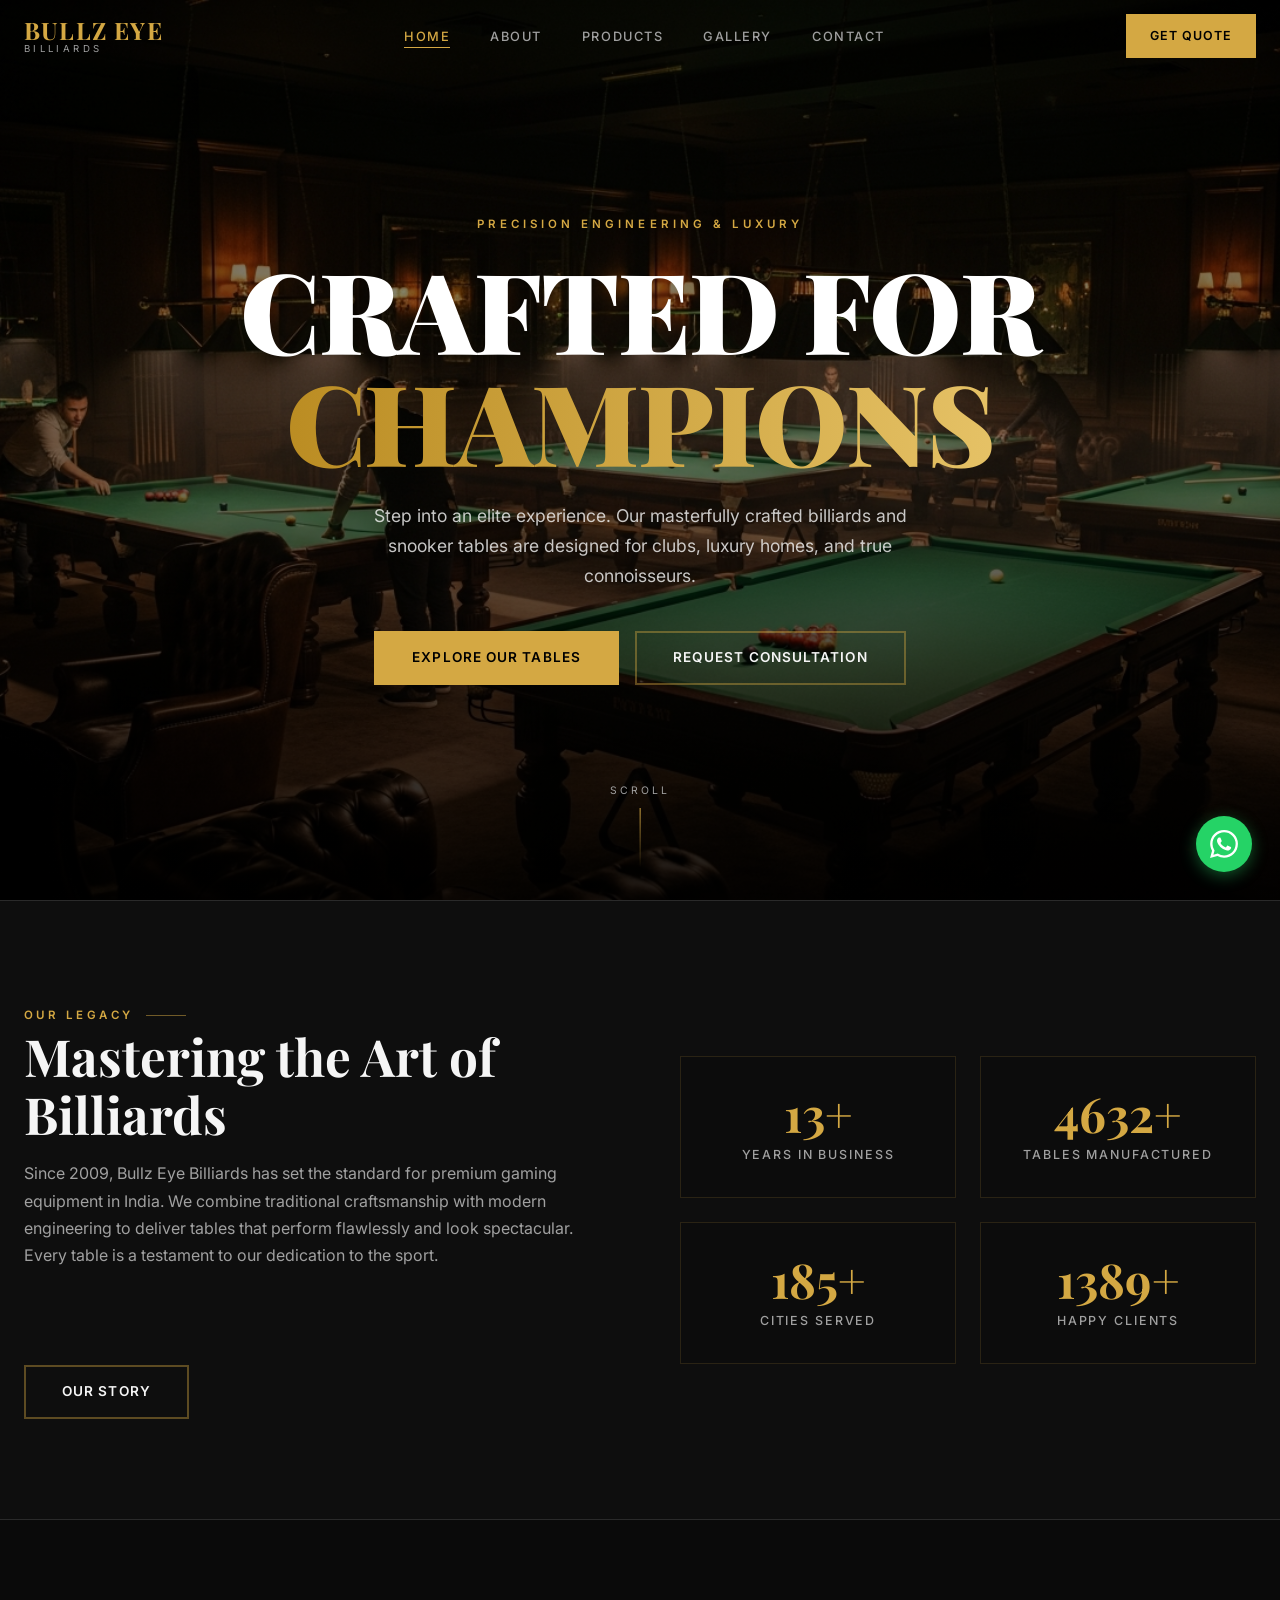
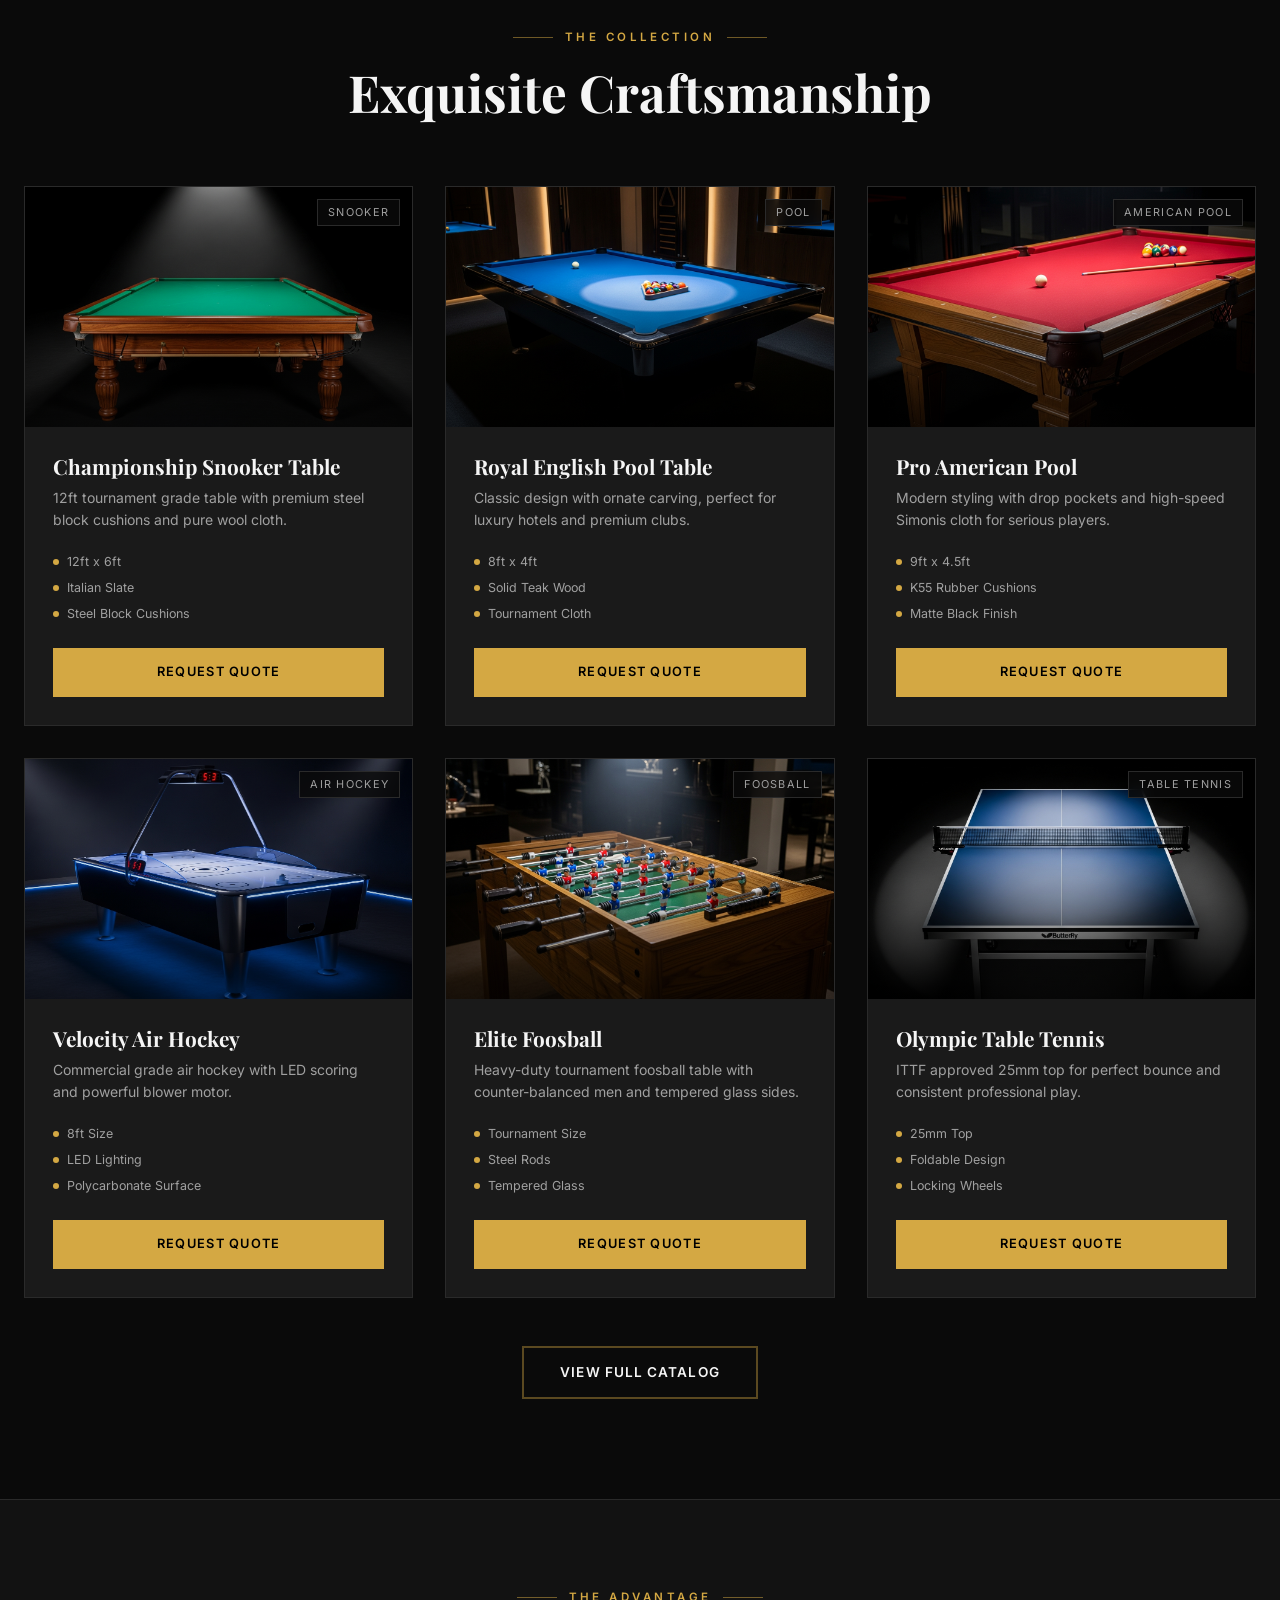
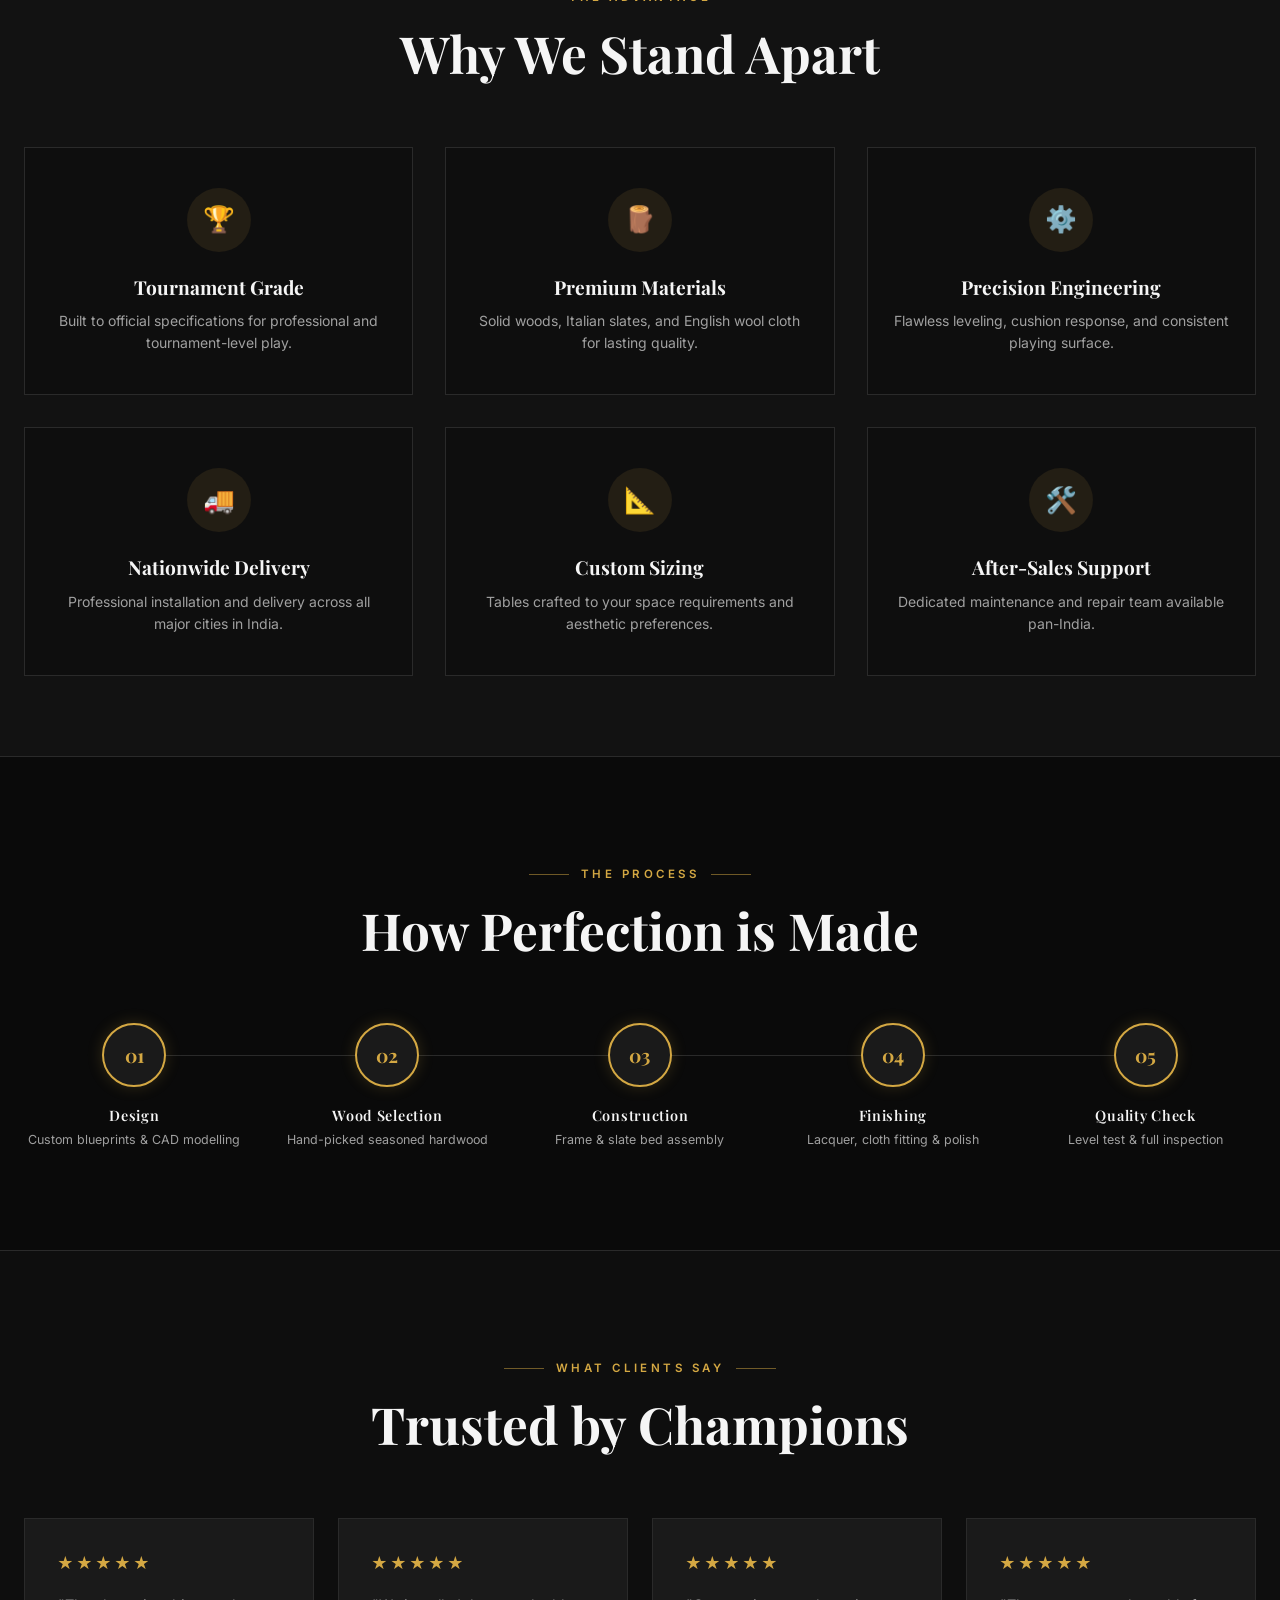
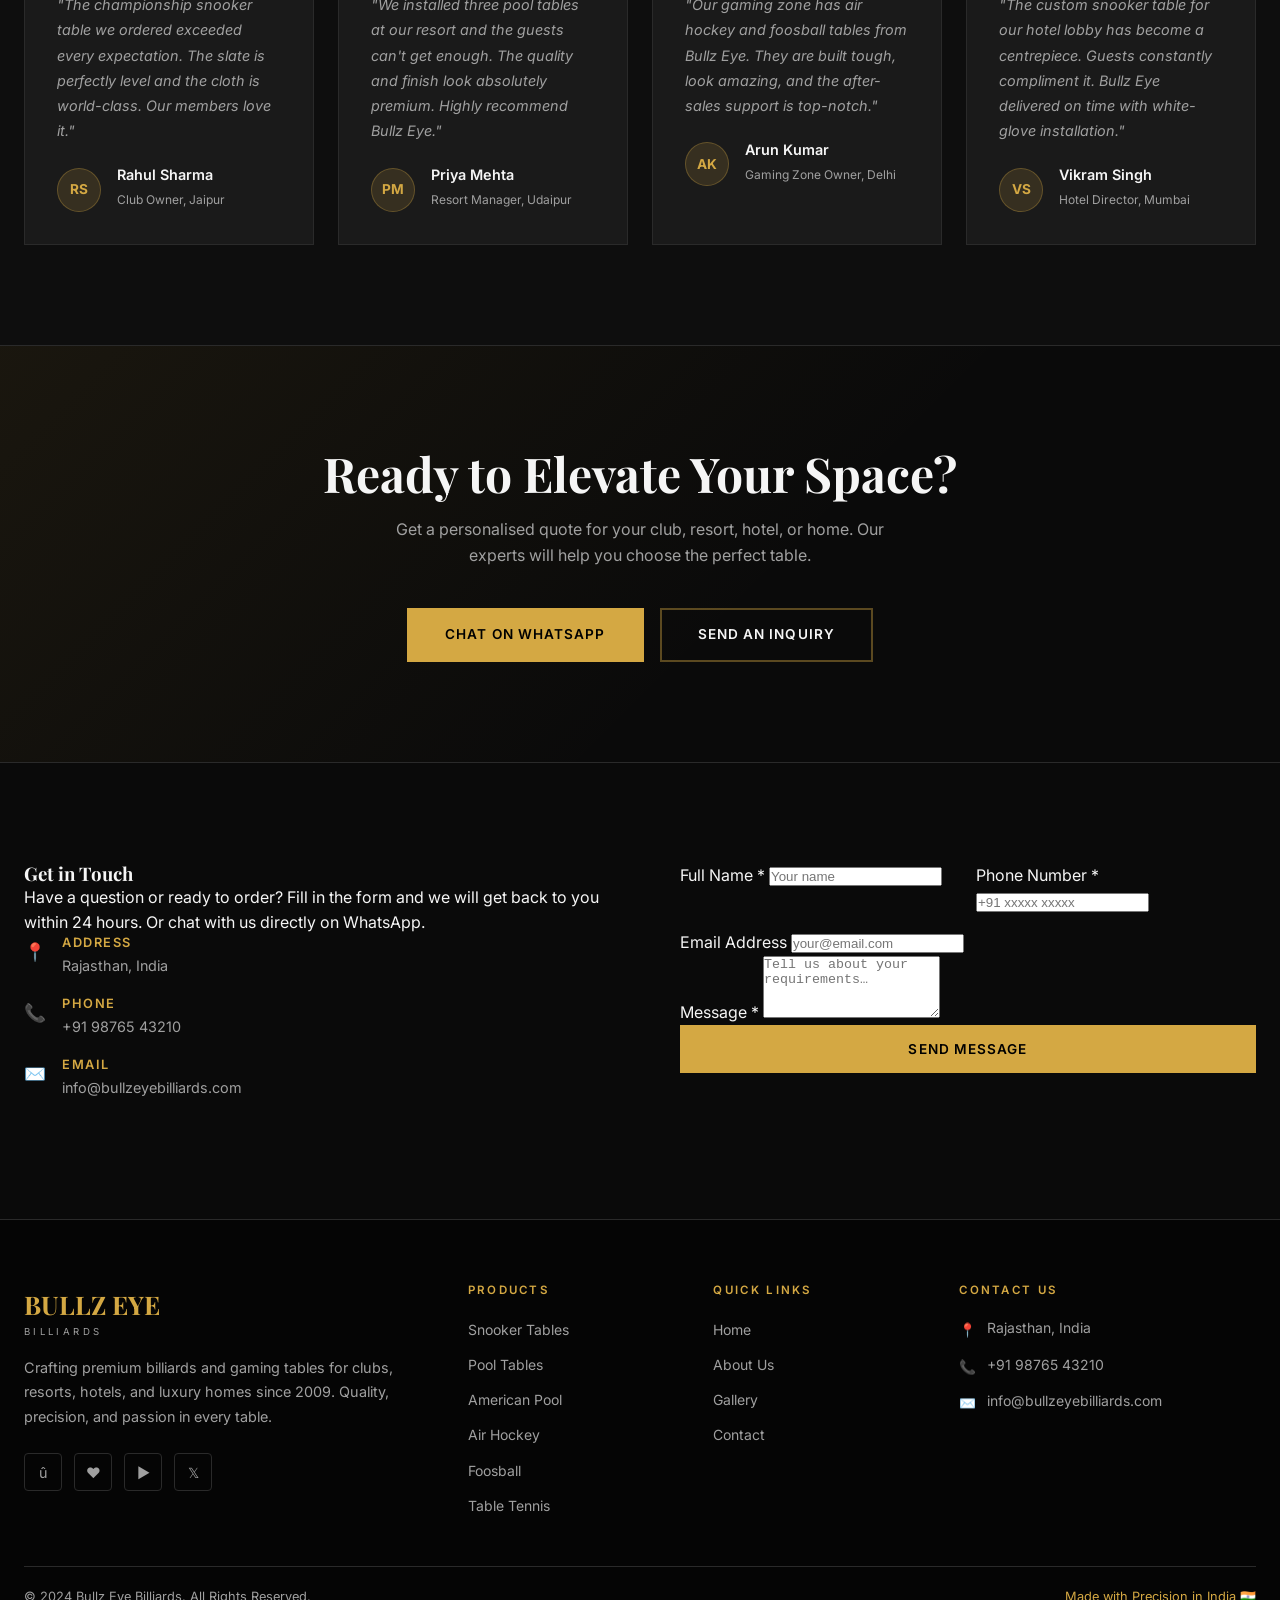
<file: index.html>
<!DOCTYPE html>
<html lang="en">

<head>
  <meta charset="UTF-8" />
  <meta name="viewport" content="width=device-width, initial-scale=1.0" />
  <title>Bullz Eye Billiards | Crafted for Champions</title>
  <meta name="description"
    content="Bullz Eye Billiards — Premium manufacturer of Snooker, Pool, American Pool, Air Hockey, Foosball and Table Tennis tables for clubs, hotels, resorts and luxury homes across India." />
  <meta property="og:title" content="Bullz Eye Billiards | Crafted for Champions" />
  <meta property="og:description"
    content="Premium billiards table manufacturer in India. Snooker, Pool, Air Hockey, Foosball & more." />
  <meta property="og:type" content="website" />
  <link rel="stylesheet" href="css/style.css" />
  <link rel="stylesheet" href="css/home.css" />
  <link rel="stylesheet" href="css/products.css" />
</head>

<body>

  <!-- ============================================================
     NAVBAR
     ============================================================ -->
  <nav class="navbar" role="navigation" aria-label="Main navigation">
    <div class="container">
      <a href="index.html" class="nav-logo" aria-label="Bullz Eye Billiards Home">
        <span class="logo-main">BULLZ EYE</span>
        <span class="logo-sub">Billiards</span>
      </a>

      <ul class="nav-links" role="list">
        <li><a href="index.html">Home</a></li>
        <li><a href="about.html">About</a></li>
        <li><a href="products.html">Products</a></li>
        <li><a href="gallery.html">Gallery</a></li>
        <li><a href="contact.html">Contact</a></li>
      </ul>

      <a href="contact.html" class="btn-quote" aria-label="Get a Quote">Get Quote</a>

      <button class="nav-toggle" aria-label="Toggle mobile menu" aria-expanded="false">
        <span></span><span></span><span></span>
      </button>
    </div>
  </nav>

  <!-- Mobile Menu -->
  <div class="nav-mobile" role="dialog" aria-label="Mobile navigation">
    <a href="index.html">Home</a>
    <a href="about.html">About</a>
    <a href="products.html">Products</a>
    <a href="gallery.html">Gallery</a>
    <a href="contact.html">Contact</a>
    <a href="contact.html" class="btn-quote">Get Quote</a>
  </div>

  <!-- ============================================================
     HERO BANNER
     ============================================================ -->
  <section class="hero" id="home" aria-label="Hero banner">
    <div class="hero-bg">
      <img src="assets/pictures/hero-bg.png" alt="Luxury billiards lounge" loading="eager" />
    </div>

    <div class="hero-content">
      <p class="hero-eyebrow">Precision Engineering &amp; Luxury</p>
      <h1 class="hero-title">
        CRAFTED FOR
        <span class="gold">CHAMPIONS</span>
      </h1>
      <p class="hero-desc">
        Step into an elite experience. Our masterfully crafted billiards and snooker tables are designed for clubs,
        luxury homes, and true connoisseurs.
      </p>
      <div class="hero-cta">
        <a href="products.html" class="btn-primary">Explore Our Tables</a>
        <a href="#contact" class="btn-outline">Request Consultation</a>
      </div>
    </div>

    <div class="hero-scroll" aria-hidden="true">
      <span>Scroll</span>
      <div class="hero-scroll-line"></div>
    </div>
  </section>

  <!-- ============================================================
     COMPANY INTRODUCTION
     ============================================================ -->
  <section class="intro" id="about-intro" aria-label="Company introduction">
    <div class="container">
      <div class="intro-grid">
        <div class="reveal">
          <div class="section-heading left">
            <p class="subtitle">Our Legacy</p>
            <h2>Mastering the Art of Billiards</h2>
            <p>Since 2009, Bullz Eye Billiards has set the standard for premium gaming equipment in India. We combine
              traditional craftsmanship with modern engineering to deliver tables that perform flawlessly and look
              spectacular. Every table is a testament to our dedication to the sport.</p>
          </div>
          <a href="about.html" class="btn-outline" style="margin-top:2rem;">Our Story</a>
        </div>

        <div class="stats-grid">
          <div class="stat-card reveal reveal-delay-1">
            <div class="stat-num" data-counter data-target="15" data-suffix="+">0+</div>
            <div class="stat-label">Years in Business</div>
          </div>
          <div class="stat-card reveal reveal-delay-2">
            <div class="stat-num" data-counter data-target="5000" data-suffix="+">0+</div>
            <div class="stat-label">Tables Manufactured</div>
          </div>
          <div class="stat-card reveal reveal-delay-3">
            <div class="stat-num" data-counter data-target="200" data-suffix="+">0+</div>
            <div class="stat-label">Cities Served</div>
          </div>
          <div class="stat-card reveal reveal-delay-4">
            <div class="stat-num" data-counter data-target="1500" data-suffix="+">0+</div>
            <div class="stat-label">Happy Clients</div>
          </div>
        </div>
      </div>
    </div>
  </section>

  <!-- ============================================================
     FEATURED PRODUCTS
     ============================================================ -->
  <section class="products" id="products" aria-label="Featured products">
    <div class="container">
      <div class="section-heading reveal">
        <p class="subtitle">The Collection</p>
        <h2>Exquisite Craftsmanship</h2>
      </div>

      <div class="product-grid">

      <article class="product-card reveal reveal-delay-1" data-testid="card-product-1">
        <div class="product-card-img">
          <img src="assets/pictures/snooker-table.png" alt="Championship Snooker Table" loading="lazy" />
          <span class="product-badge">Snooker</span>
        </div>
        <div class="product-card-body">
          <h3>Championship Snooker Table</h3>
          <p class="desc">12ft tournament grade table with premium steel block cushions and pure wool cloth.</p>
          <ul class="product-specs">
            <li>12ft x 6ft</li>
            <li>Italian Slate</li>
            <li>Steel Block Cushions</li>
          </ul>
          <a href="https://wa.me/919876543210?text=Hi%20Bullz%20Eye!%20I%20want%20a%20quote%20for%20Championship%20Snooker%20Table." target="_blank" class="btn-product-quote">Request Quote</a>
        </div>
      </article>

      <article class="product-card reveal reveal-delay-2" data-testid="card-product-2">
        <div class="product-card-img">
          <img src="assets/pictures/pool-table.png" alt="Royal English Pool Table" loading="lazy" />
          <span class="product-badge">Pool</span>
        </div>
        <div class="product-card-body">
          <h3>Royal English Pool Table</h3>
          <p class="desc">Classic design with ornate carving, perfect for luxury hotels and premium clubs.</p>
          <ul class="product-specs">
            <li>8ft x 4ft</li>
            <li>Solid Teak Wood</li>
            <li>Tournament Cloth</li>
          </ul>
          <a href="https://wa.me/919876543210?text=Hi%20Bullz%20Eye!%20I%20want%20a%20quote%20for%20Royal%20English%20Pool%20Table." target="_blank" class="btn-product-quote">Request Quote</a>
        </div>
      </article>

      <article class="product-card reveal reveal-delay-3" data-testid="card-product-3">
        <div class="product-card-img">
          <img src="assets/pictures/american-pool-table.png" alt="Pro American Pool Table" loading="lazy" />
          <span class="product-badge">American Pool</span>
        </div>
        <div class="product-card-body">
          <h3>Pro American Pool</h3>
          <p class="desc">Modern styling with drop pockets and high-speed Simonis cloth for serious players.</p>
          <ul class="product-specs">
            <li>9ft x 4.5ft</li>
            <li>K55 Rubber Cushions</li>
            <li>Matte Black Finish</li>
          </ul>
          <a href="https://wa.me/919876543210?text=Hi%20Bullz%20Eye!%20I%20want%20a%20quote%20for%20Pro%20American%20Pool." target="_blank" class="btn-product-quote">Request Quote</a>
        </div>
      </article>

      <article class="product-card reveal reveal-delay-1" data-testid="card-product-4">
        <div class="product-card-img">
          <img src="assets/pictures/air-hockey-table.png" alt="Velocity Air Hockey Table" loading="lazy" />
          <span class="product-badge">Air Hockey</span>
        </div>
        <div class="product-card-body">
          <h3>Velocity Air Hockey</h3>
          <p class="desc">Commercial grade air hockey with LED scoring and powerful blower motor.</p>
          <ul class="product-specs">
            <li>8ft Size</li>
            <li>LED Lighting</li>
            <li>Polycarbonate Surface</li>
          </ul>
          <a href="https://wa.me/919876543210?text=Hi%20Bullz%20Eye!%20I%20want%20a%20quote%20for%20Velocity%20Air%20Hockey." target="_blank" class="btn-product-quote">Request Quote</a>
        </div>
      </article>

      <article class="product-card reveal reveal-delay-2" data-testid="card-product-5">
        <div class="product-card-img">
          <img src="assets/pictures/foosball-table.png" alt="Elite Foosball Table" loading="lazy" />
          <span class="product-badge">Foosball</span>
        </div>
        <div class="product-card-body">
          <h3>Elite Foosball</h3>
          <p class="desc">Heavy-duty tournament foosball table with counter-balanced men and tempered glass sides.</p>
          <ul class="product-specs">
            <li>Tournament Size</li>
            <li>Steel Rods</li>
            <li>Tempered Glass</li>
          </ul>
          <a href="https://wa.me/919876543210?text=Hi%20Bullz%20Eye!%20I%20want%20a%20quote%20for%20Elite%20Foosball." target="_blank" class="btn-product-quote">Request Quote</a>
        </div>
      </article>

      <article class="product-card reveal reveal-delay-3" data-testid="card-product-6">
        <div class="product-card-img">
          <img src="assets/pictures/table-tennis.png" alt="Olympic Table Tennis Table" loading="lazy" />
          <span class="product-badge">Table Tennis</span>
        </div>
        <div class="product-card-body">
          <h3>Olympic Table Tennis</h3>
          <p class="desc">ITTF approved 25mm top for perfect bounce and consistent professional play.</p>
          <ul class="product-specs">
            <li>25mm Top</li>
            <li>Foldable Design</li>
            <li>Locking Wheels</li>
          </ul>
          <a href="https://wa.me/919876543210?text=Hi%20Bullz%20Eye!%20I%20want%20a%20quote%20for%20Olympic%20Table%20Tennis." target="_blank" class="btn-product-quote">Request Quote</a>
        </div>
      </article>

      </div>

      <div style="text-align:center; margin-top:3rem;">
        <a href="products.html" class="btn-outline">View Full Catalog</a>
      </div>
    </div>
  </section>

  <!-- ============================================================
     WHY CHOOSE US
     ============================================================ -->
  <section class="why" aria-label="Why choose us">
    <div class="container">
      <div class="section-heading reveal">
        <p class="subtitle">The Advantage</p>
        <h2>Why We Stand Apart</h2>
      </div>

      <div class="why-grid">
        <div class="why-card reveal reveal-delay-1">
          <div class="why-icon">🏆</div>
          <h4>Tournament Grade</h4>
          <p>Built to official specifications for professional and tournament-level play.</p>
        </div>
        <div class="why-card reveal reveal-delay-2">
          <div class="why-icon">🪵</div>
          <h4>Premium Materials</h4>
          <p>Solid woods, Italian slates, and English wool cloth for lasting quality.</p>
        </div>
        <div class="why-card reveal reveal-delay-3">
          <div class="why-icon">⚙️</div>
          <h4>Precision Engineering</h4>
          <p>Flawless leveling, cushion response, and consistent playing surface.</p>
        </div>
        <div class="why-card reveal reveal-delay-4">
          <div class="why-icon">🚚</div>
          <h4>Nationwide Delivery</h4>
          <p>Professional installation and delivery across all major cities in India.</p>
        </div>
        <div class="why-card reveal reveal-delay-1">
          <div class="why-icon">📐</div>
          <h4>Custom Sizing</h4>
          <p>Tables crafted to your space requirements and aesthetic preferences.</p>
        </div>
        <div class="why-card reveal reveal-delay-2">
          <div class="why-icon">🛠️</div>
          <h4>After-Sales Support</h4>
          <p>Dedicated maintenance and repair team available pan-India.</p>
        </div>
      </div>
    </div>
  </section>

  <!-- ============================================================
     MANUFACTURING PROCESS
     ============================================================ -->
  <section class="process" aria-label="Manufacturing process">
    <div class="container">
      <div class="section-heading reveal">
        <p class="subtitle">The Process</p>
        <h2>How Perfection is Made</h2>
      </div>

      <div class="process-steps">
        <div class="process-step reveal reveal-delay-1">
          <div class="step-num">01</div>
          <h4>Design</h4>
          <p>Custom blueprints &amp; CAD modelling</p>
        </div>
        <div class="process-step reveal reveal-delay-2">
          <div class="step-num">02</div>
          <h4>Wood Selection</h4>
          <p>Hand-picked seasoned hardwood</p>
        </div>
        <div class="process-step reveal reveal-delay-3">
          <div class="step-num">03</div>
          <h4>Construction</h4>
          <p>Frame &amp; slate bed assembly</p>
        </div>
        <div class="process-step reveal reveal-delay-4">
          <div class="step-num">04</div>
          <h4>Finishing</h4>
          <p>Lacquer, cloth fitting &amp; polish</p>
        </div>
        <div class="process-step reveal reveal-delay-5">
          <div class="step-num">05</div>
          <h4>Quality Check</h4>
          <p>Level test &amp; full inspection</p>
        </div>
      </div>
    </div>
  </section>

  <!-- ============================================================
     TESTIMONIALS
     ============================================================ -->
  <section class="testimonials" aria-label="Client testimonials">
    <div class="container">
      <div class="section-heading reveal">
        <p class="subtitle">What Clients Say</p>
        <h2>Trusted by Champions</h2>
      </div>

      <div class="testimonials-grid">
        <div class="testimonial-card reveal reveal-delay-1">
          <div class="t-stars">★★★★★</div>
          <p class="t-quote">"The championship snooker table we ordered exceeded every expectation. The slate is
            perfectly level and the cloth is world-class. Our members love it."</p>
          <div class="t-author">
            <div class="t-avatar">RS</div>
            <div>
              <h5>Rahul Sharma</h5>
              <span>Club Owner, Jaipur</span>
            </div>
          </div>
        </div>

        <div class="testimonial-card reveal reveal-delay-2">
          <div class="t-stars">★★★★★</div>
          <p class="t-quote">"We installed three pool tables at our resort and the guests can't get enough. The quality
            and finish look absolutely premium. Highly recommend Bullz Eye."</p>
          <div class="t-author">
            <div class="t-avatar">PM</div>
            <div>
              <h5>Priya Mehta</h5>
              <span>Resort Manager, Udaipur</span>
            </div>
          </div>
        </div>

        <div class="testimonial-card reveal reveal-delay-3">
          <div class="t-stars">★★★★★</div>
          <p class="t-quote">"Our gaming zone has air hockey and foosball tables from Bullz Eye. They are built tough,
            look amazing, and the after-sales support is top-notch."</p>
          <div class="t-author">
            <div class="t-avatar">AK</div>
            <div>
              <h5>Arun Kumar</h5>
              <span>Gaming Zone Owner, Delhi</span>
            </div>
          </div>
        </div>

        <div class="testimonial-card reveal reveal-delay-4">
          <div class="t-stars">★★★★★</div>
          <p class="t-quote">"The custom snooker table for our hotel lobby has become a centrepiece. Guests constantly
            compliment it. Bullz Eye delivered on time with white-glove installation."</p>
          <div class="t-author">
            <div class="t-avatar">VS</div>
            <div>
              <h5>Vikram Singh</h5>
              <span>Hotel Director, Mumbai</span>
            </div>
          </div>
        </div>
      </div>
    </div>
  </section>

  <!-- ============================================================
     CALL TO ACTION
     ============================================================ -->
  <section class="cta" aria-label="Call to action">
    <div class="container">
      <div class="reveal">
        <h2>Ready to Elevate Your Space?</h2>
        <p>Get a personalised quote for your club, resort, hotel, or home. Our experts will help you choose the perfect
          table.</p>
        <div class="cta-buttons">
          <a href="https://wa.me/919876543210?text=Hi%20Bullz%20Eye%20Billiards!%20I%20am%20interested%20in%20your%20tables."
            target="_blank" class="btn-primary">Chat on WhatsApp</a>
          <a href="contact.html" class="btn-outline">Send an Inquiry</a>
        </div>
      </div>
    </div>
  </section>

  <!-- ============================================================
     CONTACT FORM (INLINE)
     ============================================================ -->
  <section class="contact-home" id="contact" aria-label="Contact form">
    <div class="container">
      <div class="contact-home-grid">
        <div class="reveal">
          <h3>Get in Touch</h3>
          <p>Have a question or ready to order? Fill in the form and we will get back to you within 24 hours. Or chat
            with us directly on WhatsApp.</p>

          <div class="contact-detail">
            <span class="icon">📍</span>
            <div>
              <h5>Address</h5>
              <p>Rajasthan, India</p>
            </div>
          </div>
          <div class="contact-detail">
            <span class="icon">📞</span>
            <div>
              <h5>Phone</h5>
              <p>+91 98765 43210</p>
            </div>
          </div>
          <div class="contact-detail">
            <span class="icon">✉️</span>
            <div>
              <h5>Email</h5>
              <p>info@bullzeyebilliards.com</p>
            </div>
          </div>
        </div>

        <div class="reveal reveal-delay-2">
          <form id="homeContactForm" novalidate>
            <div class="form-row" style="display:grid;grid-template-columns:1fr 1fr;gap:1rem;margin-bottom:1rem;">
              <div class="form-group">
                <label for="hName">Full Name *</label>
                <input type="text" id="hName" name="name" placeholder="Your name" required />
              </div>
              <div class="form-group">
                <label for="hPhone">Phone Number *</label>
                <input type="tel" id="hPhone" name="phone" placeholder="+91 xxxxx xxxxx" required />
              </div>
            </div>
            <div class="form-group">
              <label for="hEmail">Email Address</label>
              <input type="email" id="hEmail" name="email" placeholder="your@email.com" />
            </div>
            <div class="form-group">
              <label for="hMessage">Message *</label>
              <textarea id="hMessage" name="message" rows="4" placeholder="Tell us about your requirements…"
                required></textarea>
            </div>
            <button type="submit" class="btn-primary" style="width:100%;justify-content:center;">Send Message</button>
            <div id="homeFormSuccess" class="form-success"
              style="display:none;margin-top:1rem;background:rgba(0,200,83,0.08);border:1px solid rgba(0,200,83,0.3);padding:1rem;text-align:center;color:#00c853;font-size:0.9rem;">
              Thank you! We will contact you soon. Redirecting to WhatsApp…
            </div>
          </form>
        </div>
      </div>
    </div>
  </section>

  <!-- ============================================================
     FOOTER
     ============================================================ -->
  <footer>
    <div class="container">
      <div class="footer-grid">
        <div class="footer-brand">
          <div class="logo-main">BULLZ EYE</div>
          <div class="logo-sub">Billiards</div>
          <p>Crafting premium billiards and gaming tables for clubs, resorts, hotels, and luxury homes since 2009.
            Quality, precision, and passion in every table.</p>
          <div class="footer-social">
            <a href="#" aria-label="Facebook">&#xFB;</a>
            <a href="#" aria-label="Instagram">&#x2764;</a>
            <a href="#" aria-label="YouTube">&#x25B6;</a>
            <a href="#" aria-label="Twitter/X">&#x1D54F;</a>
          </div>
        </div>

        <div class="footer-col">
          <h4>Products</h4>
          <ul>
            <li><a href="products.html?category=snooker">Snooker Tables</a></li>
            <li><a href="products.html?category=pool">Pool Tables</a></li>
            <li><a href="products.html?category=american-pool">American Pool</a></li>
            <li><a href="products.html?category=air-hockey">Air Hockey</a></li>
            <li><a href="products.html?category=foosball">Foosball</a></li>
            <li><a href="products.html?category=table-tennis">Table Tennis</a></li>
          </ul>
        </div>

        <div class="footer-col">
          <h4>Quick Links</h4>
          <ul>
            <li><a href="index.html">Home</a></li>
            <li><a href="about.html">About Us</a></li>
            <li><a href="gallery.html">Gallery</a></li>
            <li><a href="contact.html">Contact</a></li>
          </ul>
        </div>

        <div class="footer-col">
          <h4>Contact Us</h4>
          <div class="footer-contact-item">
            <span class="icon">📍</span>
            <p>Rajasthan, India</p>
          </div>
          <div class="footer-contact-item">
            <span class="icon">📞</span>
            <p>+91 98765 43210</p>
          </div>
          <div class="footer-contact-item">
            <span class="icon">✉️</span>
            <p>info@bullzeyebilliards.com</p>
          </div>
        </div>
      </div>

      <div class="footer-bottom">
        <p>&copy; 2024 Bullz Eye Billiards. All Rights Reserved.</p>
        <p class="made-in">Made with Precision in India 🇮🇳</p>
      </div>
    </div>
  </footer>

  <!-- WhatsApp Floating Button -->
  <a class="whatsapp-btn"
    href="https://wa.me/919876543210?text=Hi%20Bullz%20Eye%20Billiards!%20I%20am%20interested%20in%20your%20tables."
    target="_blank" aria-label="Chat on WhatsApp">
    <svg viewBox="0 0 24 24" xmlns="http://www.w3.org/2000/svg">
      <path
        d="M17.472 14.382c-.297-.149-1.758-.867-2.03-.967-.273-.099-.471-.148-.67.15-.197.297-.767.966-.94 1.164-.173.199-.347.223-.644.075-.297-.15-1.255-.463-2.39-1.475-.883-.788-1.48-1.761-1.653-2.059-.173-.297-.018-.458.13-.606.134-.133.298-.347.446-.52.149-.174.198-.298.298-.497.099-.198.05-.371-.025-.52-.075-.149-.669-1.612-.916-2.207-.242-.579-.487-.5-.669-.51-.173-.008-.371-.01-.57-.01-.198 0-.52.074-.792.372-.272.297-1.04 1.016-1.04 2.479 0 1.462 1.065 2.875 1.213 3.074.149.198 2.096 3.2 5.077 4.487.709.306 1.262.489 1.694.625.712.227 1.36.195 1.871.118.571-.085 1.758-.719 2.006-1.413.248-.694.248-1.289.173-1.413-.074-.124-.272-.198-.57-.347m-5.421 7.403h-.004a9.87 9.87 0 01-5.031-1.378l-.361-.214-3.741.982.998-3.648-.235-.374a9.86 9.86 0 01-1.51-5.26c.001-5.45 4.436-9.884 9.888-9.884 2.64 0 5.122 1.03 6.988 2.898a9.825 9.825 0 012.893 6.994c-.003 5.45-4.437 9.884-9.885 9.884m8.413-18.297A11.815 11.815 0 0012.05 0C5.495 0 .16 5.335.157 11.892c0 2.096.547 4.142 1.588 5.945L.057 24l6.305-1.654a11.882 11.882 0 005.683 1.448h.005c6.554 0 11.89-5.335 11.893-11.893a11.821 11.821 0 00-3.48-8.413z" />
    </svg>
  </a>

<!-- Testimonials CSS inline (small component) -->
<style>
.testimonial-card {
  background: var(--surface);
  border: 1px solid var(--border);
  padding: 2rem;
  transition: border-color 0.3s, transform 0.3s;
}
.testimonial-card:hover { border-color: rgba(212,168,67,0.35); transform: translateY(-4px); }
.t-stars { color: var(--gold); font-size: 1rem; margin-bottom: 1rem; letter-spacing: 2px; }
.t-quote { font-size: 0.9rem; color: var(--muted); line-height: 1.75; margin-bottom: 1.5rem; font-style: italic; }
.t-author { display: flex; align-items: center; gap: 1rem; }
.t-avatar {
  width: 44px; height: 44px; border-radius: 50%;
  background: rgba(212,168,67,0.15);
  border: 1px solid rgba(212,168,67,0.3);
  display: flex; align-items: center; justify-content: center;
  font-size: 0.85rem; font-weight: 700; color: var(--gold);
  flex-shrink: 0;
}
.t-author h5 { font-family: var(--font-sans); font-size: 0.9rem; font-weight: 600; margin-bottom: 0.15rem; }
.t-author span { font-size: 0.75rem; color: var(--muted); }
.why-grid { grid-template-columns: repeat(3, 1fr); }
@media (max-width: 768px) { .why-grid { grid-template-columns: 1fr 1fr !important; } }
@media (max-width: 480px) { .why-grid { grid-template-columns: 1fr !important; } }
</style>

  <script src="js/main.js"></script>
  <script src="js/home.js"></script>
</body>

</html>
</file>
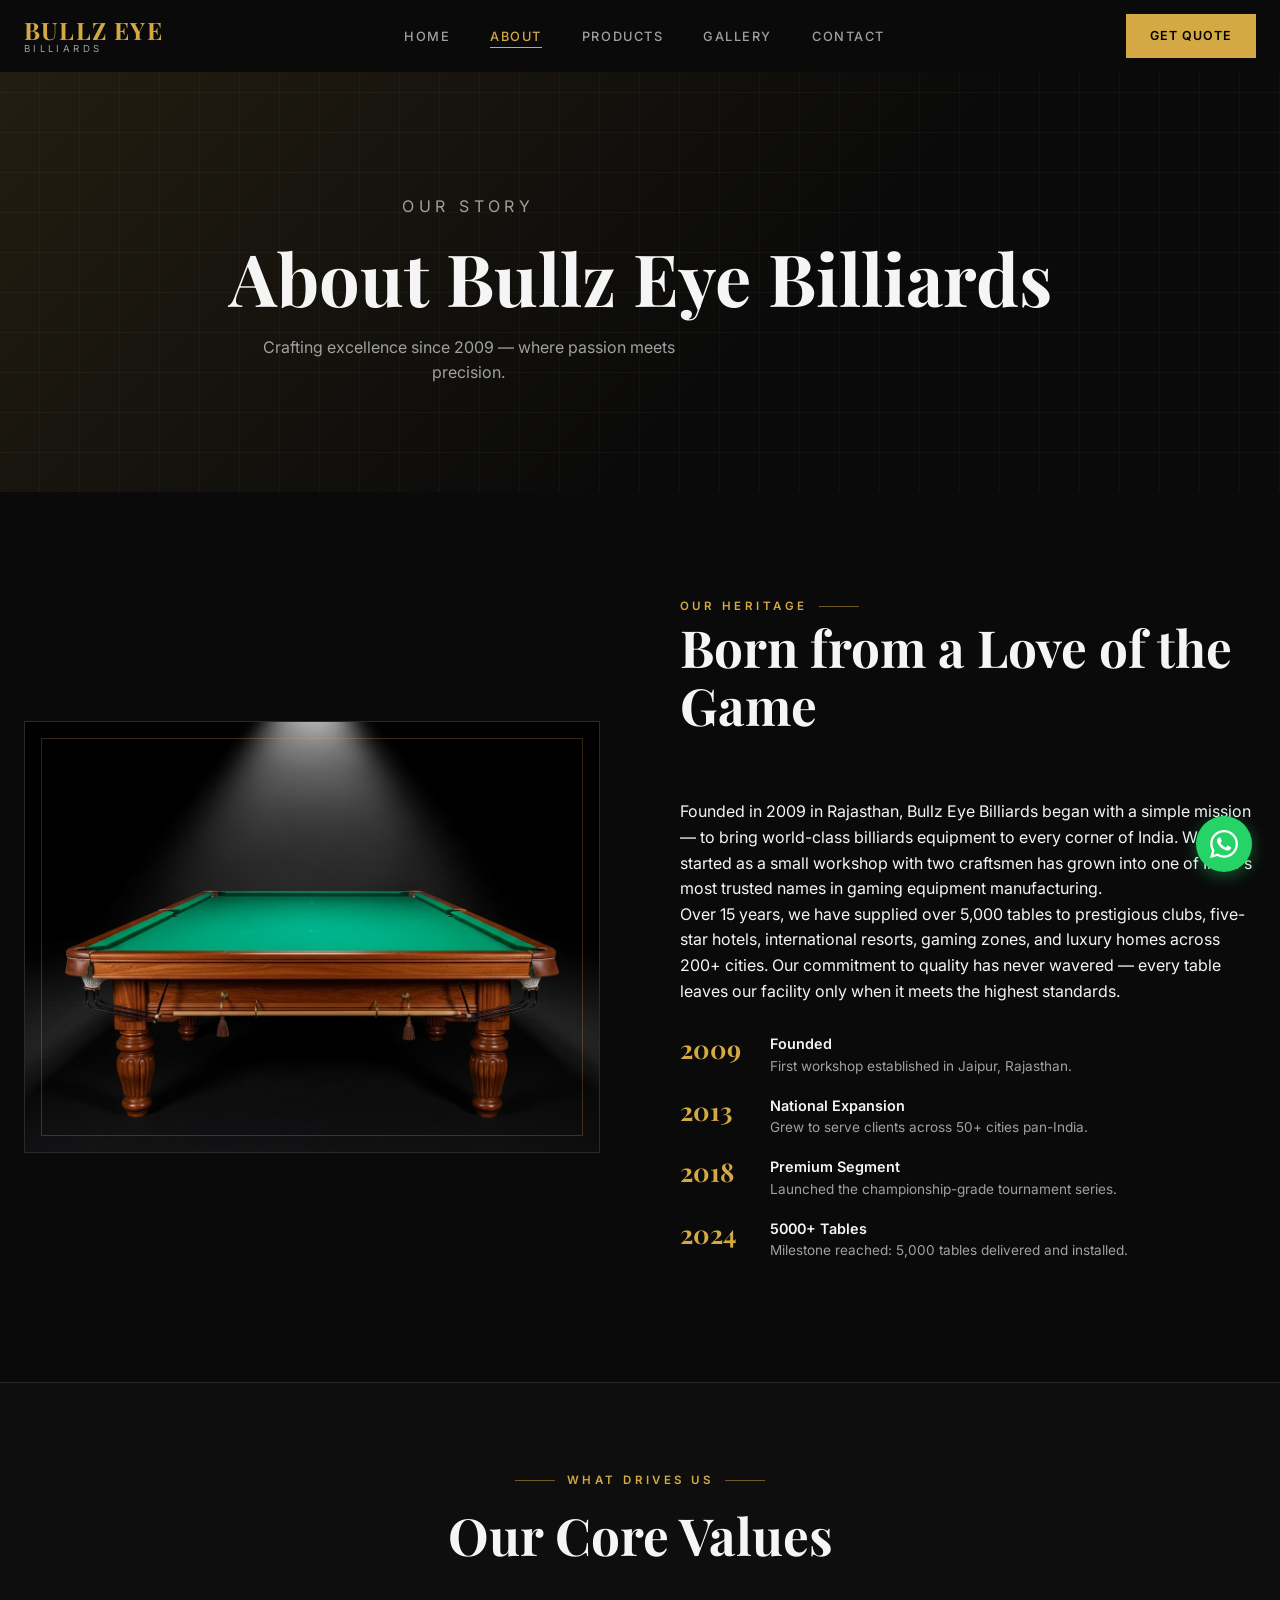
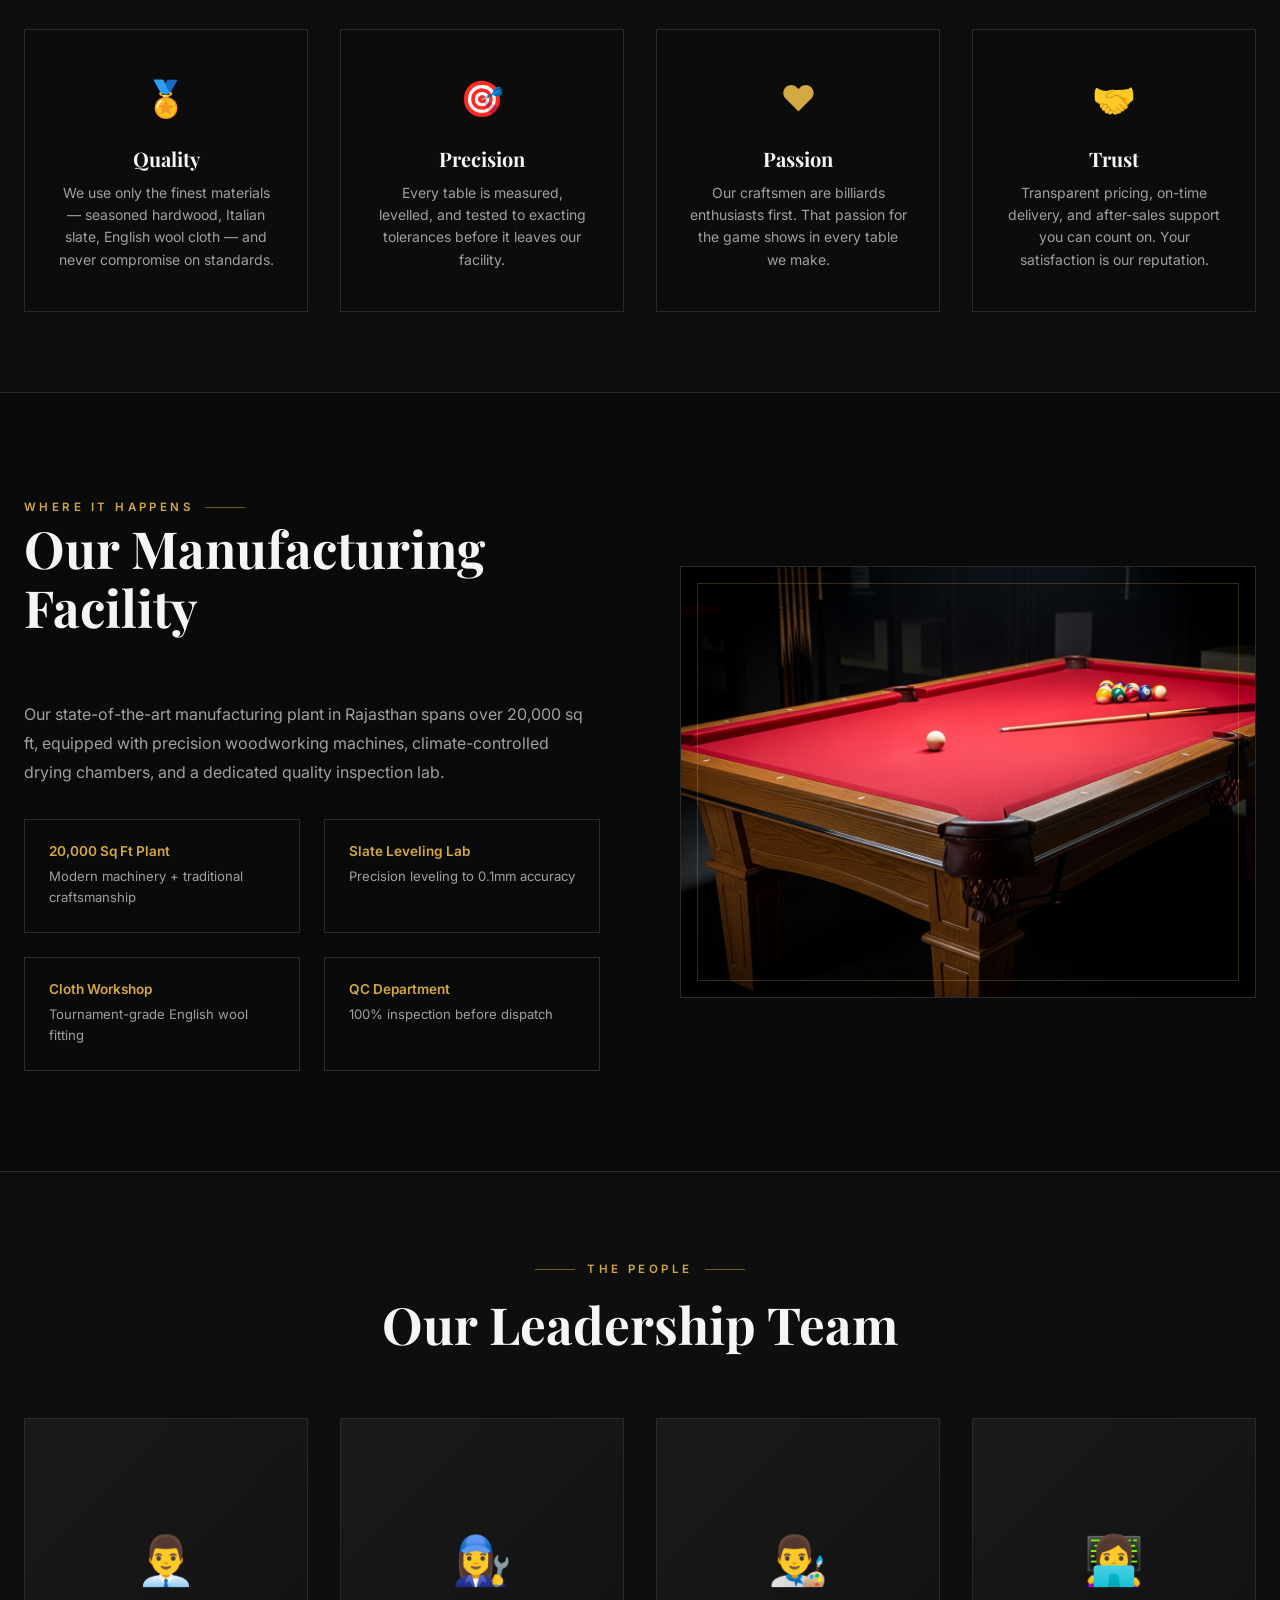
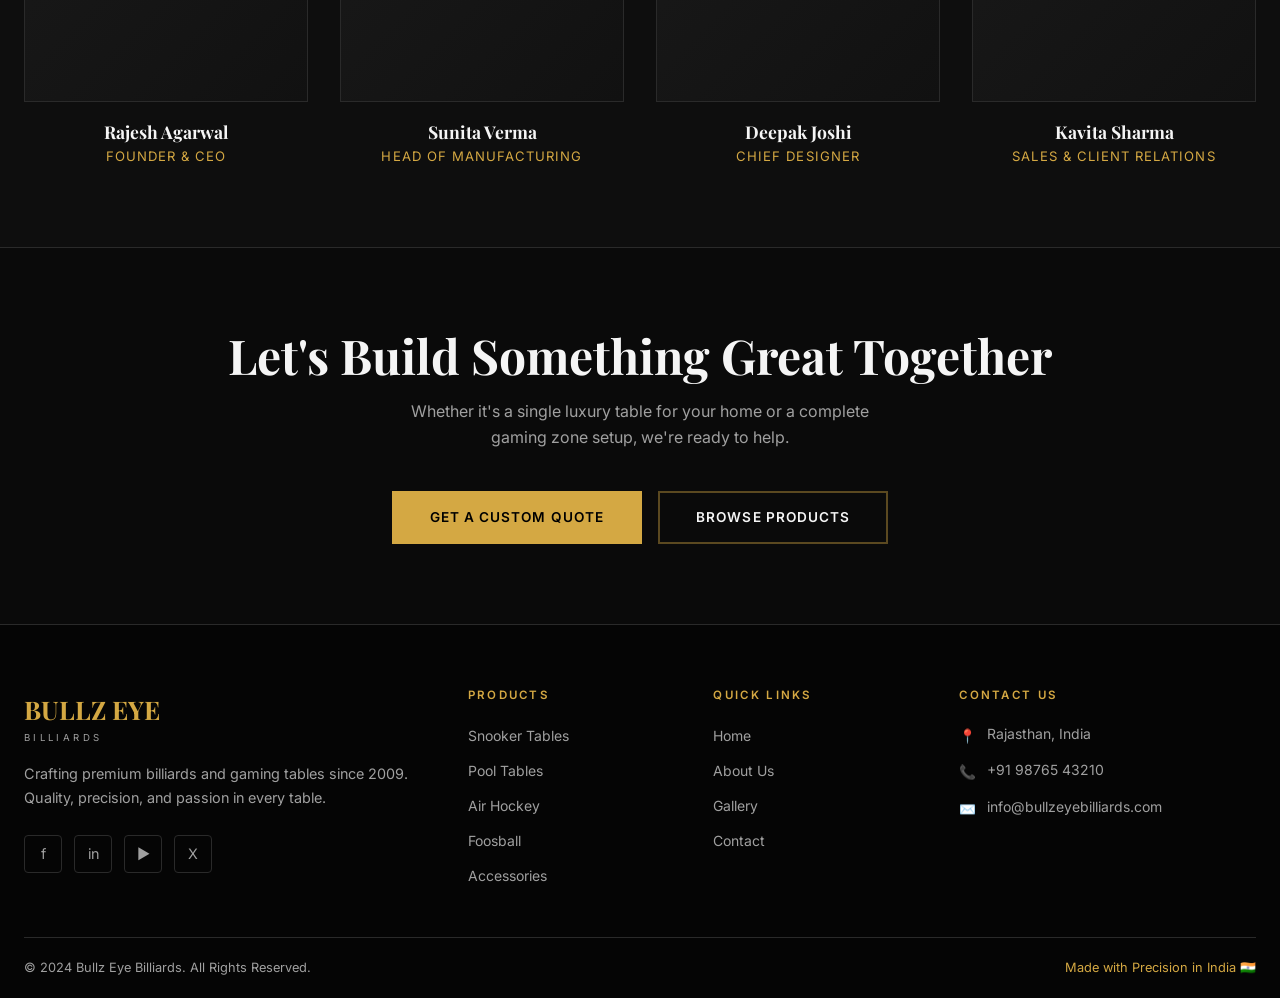
<file: about.html>
<!DOCTYPE html>
<html lang="en">
<head>
  <meta charset="UTF-8" />
  <meta name="viewport" content="width=device-width, initial-scale=1.0" />
  <title>About Us | Bullz Eye Billiards</title>
  <meta name="description" content="Learn about Bullz Eye Billiards — our story, values, manufacturing process, and the team behind India's premium billiards table manufacturer." />
  <link rel="stylesheet" href="css/style.css" />
  <link rel="stylesheet" href="css/about.css" />
</head>
<body>

<!-- NAVBAR -->
<nav class="navbar" role="navigation">
  <div class="container">
    <a href="index.html" class="nav-logo">
      <span class="logo-main">BULLZ EYE</span>
      <span class="logo-sub">Billiards</span>
    </a>
    <ul class="nav-links">
      <li><a href="index.html">Home</a></li>
      <li><a href="about.html">About</a></li>
      <li><a href="products.html">Products</a></li>
      <li><a href="gallery.html">Gallery</a></li>
      <li><a href="contact.html">Contact</a></li>
    </ul>
    <a href="contact.html" class="btn-quote">Get Quote</a>
    <button class="nav-toggle" aria-label="Toggle mobile menu" aria-expanded="false">
      <span></span><span></span><span></span>
    </button>
  </div>
</nav>
<div class="nav-mobile">
  <a href="index.html">Home</a>
  <a href="about.html">About</a>
  <a href="products.html">Products</a>
  <a href="gallery.html">Gallery</a>
  <a href="contact.html">Contact</a>
  <a href="contact.html" class="btn-quote">Get Quote</a>
</div>

<!-- PAGE HERO -->
<section class="page-hero">
  <div class="page-hero-bg"></div>
  <div class="page-hero-content">
    <p class="page-hero-eyebrow">Our Story</p>
    <h1>About Bullz Eye Billiards</h1>
    <p>Crafting excellence since 2009 — where passion meets precision.</p>
  </div>
</section>

<!-- COMPANY STORY -->
<section class="about-story">
  <div class="container">
    <div class="about-story-grid">
      <div class="about-img-wrap reveal">
        <img src="assets/pictures/snooker-table.png" alt="Premium Bullz Eye snooker table" loading="lazy" />
      </div>

      <div class="reveal reveal-delay-2">
        <div class="section-heading left">
          <p class="subtitle">Our Heritage</p>
          <h2>Born from a Love of the Game</h2>
        </div>
        <p>Founded in 2009 in Rajasthan, Bullz Eye Billiards began with a simple mission — to bring world-class billiards equipment to every corner of India. What started as a small workshop with two craftsmen has grown into one of India's most trusted names in gaming equipment manufacturing.</p>
        <p>Over 15 years, we have supplied over 5,000 tables to prestigious clubs, five-star hotels, international resorts, gaming zones, and luxury homes across 200+ cities. Our commitment to quality has never wavered — every table leaves our facility only when it meets the highest standards.</p>

        <div style="margin-top:2rem;">
          <div class="milestone">
            <div class="milestone-year">2009</div>
            <div class="milestone-text">
              <h5>Founded</h5>
              <p>First workshop established in Jaipur, Rajasthan.</p>
            </div>
          </div>
          <div class="milestone">
            <div class="milestone-year">2013</div>
            <div class="milestone-text">
              <h5>National Expansion</h5>
              <p>Grew to serve clients across 50+ cities pan-India.</p>
            </div>
          </div>
          <div class="milestone">
            <div class="milestone-year">2018</div>
            <div class="milestone-text">
              <h5>Premium Segment</h5>
              <p>Launched the championship-grade tournament series.</p>
            </div>
          </div>
          <div class="milestone">
            <div class="milestone-year">2024</div>
            <div class="milestone-text">
              <h5>5000+ Tables</h5>
              <p>Milestone reached: 5,000 tables delivered and installed.</p>
            </div>
          </div>
        </div>
      </div>
    </div>
  </div>
</section>

<!-- VALUES -->
<section class="values">
  <div class="container">
    <div class="section-heading reveal">
      <p class="subtitle">What Drives Us</p>
      <h2>Our Core Values</h2>
    </div>
    <div class="values-grid">
      <div class="value-card reveal reveal-delay-1">
        <div class="value-icon">🏅</div>
        <h4>Quality</h4>
        <p>We use only the finest materials — seasoned hardwood, Italian slate, English wool cloth — and never compromise on standards.</p>
      </div>
      <div class="value-card reveal reveal-delay-2">
        <div class="value-icon">🎯</div>
        <h4>Precision</h4>
        <p>Every table is measured, levelled, and tested to exacting tolerances before it leaves our facility.</p>
      </div>
      <div class="value-card reveal reveal-delay-3">
        <div class="value-icon">❤️</div>
        <h4>Passion</h4>
        <p>Our craftsmen are billiards enthusiasts first. That passion for the game shows in every table we make.</p>
      </div>
      <div class="value-card reveal reveal-delay-4">
        <div class="value-icon">🤝</div>
        <h4>Trust</h4>
        <p>Transparent pricing, on-time delivery, and after-sales support you can count on. Your satisfaction is our reputation.</p>
      </div>
    </div>
  </div>
</section>

<!-- MANUFACTURING FACILITY -->
<section class="facility">
  <div class="container">
    <div class="facility-grid">
      <div class="reveal">
        <div class="section-heading left">
          <p class="subtitle">Where It Happens</p>
          <h2>Our Manufacturing Facility</h2>
        </div>
        <p style="color:var(--muted);line-height:1.8;margin-bottom:1.5rem;">Our state-of-the-art manufacturing plant in Rajasthan spans over 20,000 sq ft, equipped with precision woodworking machines, climate-controlled drying chambers, and a dedicated quality inspection lab.</p>
        <div class="facility-features">
          <div class="facility-feature">
            <h5>20,000 Sq Ft Plant</h5>
            <p>Modern machinery + traditional craftsmanship</p>
          </div>
          <div class="facility-feature">
            <h5>Slate Leveling Lab</h5>
            <p>Precision leveling to 0.1mm accuracy</p>
          </div>
          <div class="facility-feature">
            <h5>Cloth Workshop</h5>
            <p>Tournament-grade English wool fitting</p>
          </div>
          <div class="facility-feature">
            <h5>QC Department</h5>
            <p>100% inspection before dispatch</p>
          </div>
        </div>
      </div>
      <div class="about-img-wrap reveal reveal-delay-2">
        <img src="assets/pictures/american-pool-table.png" alt="Bullz Eye manufacturing quality" loading="lazy" />
      </div>
    </div>
  </div>
</section>

<!-- TEAM -->
<section class="team">
  <div class="container">
    <div class="section-heading reveal">
      <p class="subtitle">The People</p>
      <h2>Our Leadership Team</h2>
    </div>
    <div class="team-grid">
      <div class="team-card reveal reveal-delay-1">
        <div class="team-avatar">👨‍💼</div>
        <h4>Rajesh Agarwal</h4>
        <p>Founder &amp; CEO</p>
      </div>
      <div class="team-card reveal reveal-delay-2">
        <div class="team-avatar">👩‍🔧</div>
        <h4>Sunita Verma</h4>
        <p>Head of Manufacturing</p>
      </div>
      <div class="team-card reveal reveal-delay-3">
        <div class="team-avatar">👨‍🎨</div>
        <h4>Deepak Joshi</h4>
        <p>Chief Designer</p>
      </div>
      <div class="team-card reveal reveal-delay-4">
        <div class="team-avatar">👩‍💻</div>
        <h4>Kavita Sharma</h4>
        <p>Sales &amp; Client Relations</p>
      </div>
    </div>
  </div>
</section>

<!-- CTA -->
<section class="cta" style="padding:80px 0;text-align:center;border-top:1px solid var(--border);">
  <div class="container">
    <div class="reveal">
      <h2 style="font-size:clamp(1.8rem,4vw,3rem);margin-bottom:1rem;">Let's Build Something Great Together</h2>
      <p style="color:var(--muted);max-width:500px;margin:0 auto 2.5rem;">Whether it's a single luxury table for your home or a complete gaming zone setup, we're ready to help.</p>
      <div style="display:flex;flex-wrap:wrap;gap:1rem;justify-content:center;">
        <a href="contact.html" class="btn-primary">Get a Custom Quote</a>
        <a href="products.html" class="btn-outline">Browse Products</a>
      </div>
    </div>
  </div>
</section>

<!-- FOOTER -->
<footer>
  <div class="container">
    <div class="footer-grid">
      <div class="footer-brand">
        <div class="logo-main">BULLZ EYE</div>
        <div class="logo-sub">Billiards</div>
        <p>Crafting premium billiards and gaming tables since 2009. Quality, precision, and passion in every table.</p>
        <div class="footer-social">
          <a href="#" aria-label="Facebook">f</a>
          <a href="#" aria-label="Instagram">in</a>
          <a href="#" aria-label="YouTube">▶</a>
          <a href="#" aria-label="Twitter">X</a>
        </div>
      </div>
      <div class="footer-col">
        <h4>Products</h4>
        <ul>
          <li><a href="products.html">Snooker Tables</a></li>
          <li><a href="products.html">Pool Tables</a></li>
          <li><a href="products.html">Air Hockey</a></li>
          <li><a href="products.html">Foosball</a></li>
          <li><a href="accessories.html">Accessories</a></li>
        </ul>
      </div>
      <div class="footer-col">
        <h4>Quick Links</h4>
        <ul>
          <li><a href="index.html">Home</a></li>
          <li><a href="about.html">About Us</a></li>
          <li><a href="gallery.html">Gallery</a></li>
          <li><a href="contact.html">Contact</a></li>
        </ul>
      </div>
      <div class="footer-col">
        <h4>Contact Us</h4>
        <div class="footer-contact-item"><span class="icon">📍</span><p>Rajasthan, India</p></div>
        <div class="footer-contact-item"><span class="icon">📞</span><p>+91 98765 43210</p></div>
        <div class="footer-contact-item"><span class="icon">✉️</span><p>info@bullzeyebilliards.com</p></div>
      </div>
    </div>
    <div class="footer-bottom">
      <p>&copy; 2024 Bullz Eye Billiards. All Rights Reserved.</p>
      <p class="made-in">Made with Precision in India 🇮🇳</p>
    </div>
  </div>
</footer>

<a class="whatsapp-btn" href="https://wa.me/919876543210?text=Hi%20Bullz%20Eye%20Billiards!" target="_blank" aria-label="Chat on WhatsApp">
  <svg viewBox="0 0 24 24"><path d="M17.472 14.382c-.297-.149-1.758-.867-2.03-.967-.273-.099-.471-.148-.67.15-.197.297-.767.966-.94 1.164-.173.199-.347.223-.644.075-.297-.15-1.255-.463-2.39-1.475-.883-.788-1.48-1.761-1.653-2.059-.173-.297-.018-.458.13-.606.134-.133.298-.347.446-.52.149-.174.198-.298.298-.497.099-.198.05-.371-.025-.52-.075-.149-.669-1.612-.916-2.207-.242-.579-.487-.5-.669-.51-.173-.008-.371-.01-.57-.01-.198 0-.52.074-.792.372-.272.297-1.04 1.016-1.04 2.479 0 1.462 1.065 2.875 1.213 3.074.149.198 2.096 3.2 5.077 4.487.709.306 1.262.489 1.694.625.712.227 1.36.195 1.871.118.571-.085 1.758-.719 2.006-1.413.248-.694.248-1.289.173-1.413-.074-.124-.272-.198-.57-.347m-5.421 7.403h-.004a9.87 9.87 0 01-5.031-1.378l-.361-.214-3.741.982.998-3.648-.235-.374a9.86 9.86 0 01-1.51-5.26c.001-5.45 4.436-9.884 9.888-9.884 2.64 0 5.122 1.03 6.988 2.898a9.825 9.825 0 012.893 6.994c-.003 5.45-4.437 9.884-9.885 9.884m8.413-18.297A11.815 11.815 0 0012.05 0C5.495 0 .16 5.335.157 11.892c0 2.096.547 4.142 1.588 5.945L.057 24l6.305-1.654a11.882 11.882 0 005.683 1.448h.005c6.554 0 11.89-5.335 11.893-11.893a11.821 11.821 0 00-3.48-8.413z"/></svg>
</a>

<style>
.cta h2, .cta p { color: var(--text); }
</style>
<script src="js/main.js"></script>
</body>
</html>
</file>
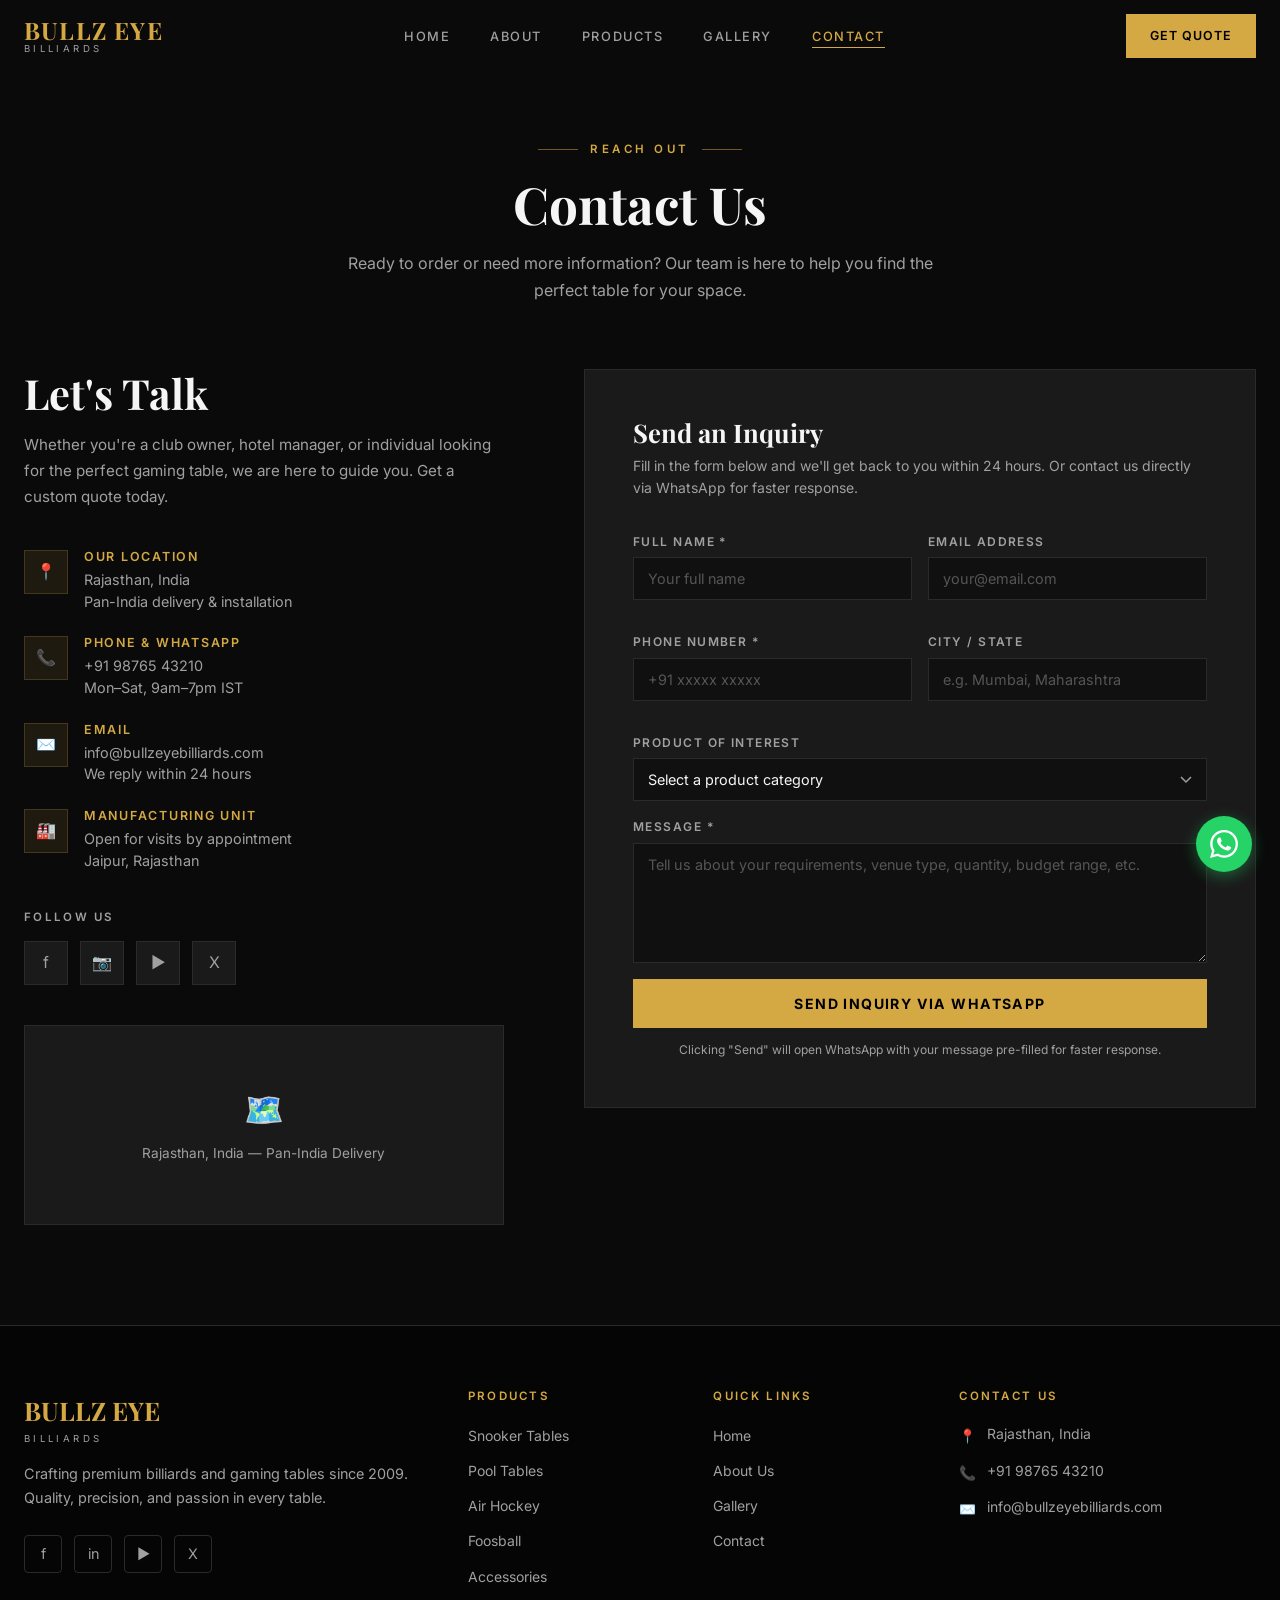
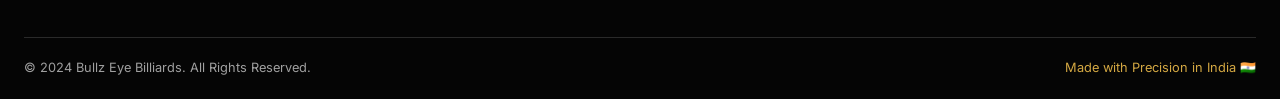
<file: contact.html>
<!DOCTYPE html>
<html lang="en">
<head>
  <meta charset="UTF-8" />
  <meta name="viewport" content="width=device-width, initial-scale=1.0" />
  <title>Contact Us | Bullz Eye Billiards</title>
  <meta name="description" content="Get in touch with Bullz Eye Billiards for quotes, inquiries, and orders. Call us, WhatsApp, or fill in our contact form." />
  <link rel="stylesheet" href="css/style.css" />
  <link rel="stylesheet" href="css/contact.css" />
</head>
<body>

<!-- NAVBAR -->
<nav class="navbar">
  <div class="container">
    <a href="index.html" class="nav-logo">
      <span class="logo-main">BULLZ EYE</span>
      <span class="logo-sub">Billiards</span>
    </a>
    <ul class="nav-links">
      <li><a href="index.html">Home</a></li>
      <li><a href="about.html">About</a></li>
      <li><a href="products.html">Products</a></li>
      <li><a href="gallery.html">Gallery</a></li>
      <li><a href="contact.html">Contact</a></li>
    </ul>
    <a href="contact.html" class="btn-quote">Get Quote</a>
    <button class="nav-toggle" aria-label="Toggle mobile menu" aria-expanded="false">
      <span></span><span></span><span></span>
    </button>
  </div>
</nav>
<div class="nav-mobile">
  <a href="index.html">Home</a>
  <a href="about.html">About</a>
  <a href="products.html">Products</a>
  <a href="gallery.html">Gallery</a>
  <a href="contact.html">Contact</a>
  <a href="contact.html" class="btn-quote">Get Quote</a>
</div>

<!-- CONTACT PAGE -->
<main class="contact-page">
  <div class="container">

    <div class="section-heading reveal">
      <p class="subtitle">Reach Out</p>
      <h2>Contact Us</h2>
      <p>Ready to order or need more information? Our team is here to help you find the perfect table for your space.</p>
    </div>

    <div class="contact-layout">

      <!-- Info Panel -->
      <div class="contact-info reveal">
        <h2>Let's Talk</h2>
        <p>Whether you're a club owner, hotel manager, or individual looking for the perfect gaming table, we are here to guide you. Get a custom quote today.</p>

        <div class="contact-info-items">
          <div class="info-item">
            <div class="info-icon">📍</div>
            <div class="info-text">
              <h5>Our Location</h5>
              <p>Rajasthan, India<br>Pan-India delivery &amp; installation</p>
            </div>
          </div>
          <div class="info-item">
            <div class="info-icon">📞</div>
            <div class="info-text">
              <h5>Phone &amp; WhatsApp</h5>
              <p>+91 98765 43210<br>Mon–Sat, 9am–7pm IST</p>
            </div>
          </div>
          <div class="info-item">
            <div class="info-icon">✉️</div>
            <div class="info-text">
              <h5>Email</h5>
              <p>info@bullzeyebilliards.com<br>We reply within 24 hours</p>
            </div>
          </div>
          <div class="info-item">
            <div class="info-icon">🏭</div>
            <div class="info-text">
              <h5>Manufacturing Unit</h5>
              <p>Open for visits by appointment<br>Jaipur, Rajasthan</p>
            </div>
          </div>
        </div>

        <div class="contact-social">
          <h5>Follow Us</h5>
          <div class="contact-social-links">
            <a href="#" class="social-link" aria-label="Facebook">f</a>
            <a href="#" class="social-link" aria-label="Instagram">📷</a>
            <a href="#" class="social-link" aria-label="YouTube">▶</a>
            <a href="#" class="social-link" aria-label="Twitter">X</a>
          </div>
        </div>

        <!-- Map Placeholder -->
        <div class="map-placeholder">
          <span class="map-icon">🗺️</span>
          <p>Rajasthan, India — Pan-India Delivery</p>
        </div>
      </div>

      <!-- Contact Form -->
      <div class="contact-form-wrap reveal reveal-delay-2">
        <h3>Send an Inquiry</h3>
        <p>Fill in the form below and we'll get back to you within 24 hours. Or contact us directly via WhatsApp for faster response.</p>

        <form id="contactPageForm" novalidate>
          <div class="form-row">
            <div class="form-group">
              <label for="cName">Full Name *</label>
              <input type="text" id="cName" name="name" placeholder="Your full name" required />
            </div>
            <div class="form-group">
              <label for="cEmail">Email Address</label>
              <input type="email" id="cEmail" name="email" placeholder="your@email.com" />
            </div>
          </div>

          <div class="form-row">
            <div class="form-group">
              <label for="cPhone">Phone Number *</label>
              <input type="tel" id="cPhone" name="phone" placeholder="+91 xxxxx xxxxx" required />
            </div>
            <div class="form-group">
              <label for="cCity">City / State</label>
              <input type="text" id="cCity" name="city" placeholder="e.g. Mumbai, Maharashtra" />
            </div>
          </div>

          <div class="form-group">
            <label for="cProduct">Product of Interest</label>
            <select id="cProduct" name="product">
              <option value="" disabled selected>Select a product category</option>
              <option value="Snooker Table">Snooker Table</option>
              <option value="Pool Table">Pool Table</option>
              <option value="American Pool Table">American Pool Table</option>
              <option value="Air Hockey Table">Air Hockey Table</option>
              <option value="Foosball Table">Foosball Table</option>
              <option value="Table Tennis Table">Table Tennis Table</option>
              <option value="Gaming Accessories">Gaming Accessories</option>
              <option value="Multiple Products">Multiple Products</option>
              <option value="Other">Other / General Inquiry</option>
            </select>
          </div>

          <div class="form-group">
            <label for="cMessage">Message *</label>
            <textarea id="cMessage" name="message" rows="5" placeholder="Tell us about your requirements, venue type, quantity, budget range, etc." required></textarea>
          </div>

          <div class="form-submit">
            <button type="submit" class="btn-submit">Send Inquiry via WhatsApp</button>
            <p class="form-note">Clicking "Send" will open WhatsApp with your message pre-filled for faster response.</p>
          </div>

          <div id="contactFormSuccess" class="form-success">
            Thank you! Your inquiry has been sent. We will contact you within 24 hours.
          </div>
        </form>
      </div>

    </div><!-- end contact-layout -->

  </div>
</main>

<!-- FOOTER -->
<footer>
  <div class="container">
    <div class="footer-grid">
      <div class="footer-brand">
        <div class="logo-main">BULLZ EYE</div>
        <div class="logo-sub">Billiards</div>
        <p>Crafting premium billiards and gaming tables since 2009. Quality, precision, and passion in every table.</p>
        <div class="footer-social">
          <a href="#" aria-label="Facebook">f</a>
          <a href="#" aria-label="Instagram">in</a>
          <a href="#" aria-label="YouTube">▶</a>
          <a href="#" aria-label="Twitter">X</a>
        </div>
      </div>
      <div class="footer-col">
        <h4>Products</h4>
        <ul>
          <li><a href="products.html">Snooker Tables</a></li>
          <li><a href="products.html">Pool Tables</a></li>
          <li><a href="products.html">Air Hockey</a></li>
          <li><a href="products.html">Foosball</a></li>
          <li><a href="accessories.html">Accessories</a></li>
        </ul>
      </div>
      <div class="footer-col">
        <h4>Quick Links</h4>
        <ul>
          <li><a href="index.html">Home</a></li>
          <li><a href="about.html">About Us</a></li>
          <li><a href="gallery.html">Gallery</a></li>
          <li><a href="contact.html">Contact</a></li>
        </ul>
      </div>
      <div class="footer-col">
        <h4>Contact Us</h4>
        <div class="footer-contact-item"><span class="icon">📍</span><p>Rajasthan, India</p></div>
        <div class="footer-contact-item"><span class="icon">📞</span><p>+91 98765 43210</p></div>
        <div class="footer-contact-item"><span class="icon">✉️</span><p>info@bullzeyebilliards.com</p></div>
      </div>
    </div>
    <div class="footer-bottom">
      <p>&copy; 2024 Bullz Eye Billiards. All Rights Reserved.</p>
      <p class="made-in">Made with Precision in India 🇮🇳</p>
    </div>
  </div>
</footer>

<a class="whatsapp-btn" href="https://wa.me/919876543210?text=Hi%20Bullz%20Eye%20Billiards!" target="_blank" aria-label="Chat on WhatsApp">
  <svg viewBox="0 0 24 24"><path d="M17.472 14.382c-.297-.149-1.758-.867-2.03-.967-.273-.099-.471-.148-.67.15-.197.297-.767.966-.94 1.164-.173.199-.347.223-.644.075-.297-.15-1.255-.463-2.39-1.475-.883-.788-1.48-1.761-1.653-2.059-.173-.297-.018-.458.13-.606.134-.133.298-.347.446-.52.149-.174.198-.298.298-.497.099-.198.05-.371-.025-.52-.075-.149-.669-1.612-.916-2.207-.242-.579-.487-.5-.669-.51-.173-.008-.371-.01-.57-.01-.198 0-.52.074-.792.372-.272.297-1.04 1.016-1.04 2.479 0 1.462 1.065 2.875 1.213 3.074.149.198 2.096 3.2 5.077 4.487.709.306 1.262.489 1.694.625.712.227 1.36.195 1.871.118.571-.085 1.758-.719 2.006-1.413.248-.694.248-1.289.173-1.413-.074-.124-.272-.198-.57-.347m-5.421 7.403h-.004a9.87 9.87 0 01-5.031-1.378l-.361-.214-3.741.982.998-3.648-.235-.374a9.86 9.86 0 01-1.51-5.26c.001-5.45 4.436-9.884 9.888-9.884 2.64 0 5.122 1.03 6.988 2.898a9.825 9.825 0 012.893 6.994c-.003 5.45-4.437 9.884-9.885 9.884m8.413-18.297A11.815 11.815 0 0012.05 0C5.495 0 .16 5.335.157 11.892c0 2.096.547 4.142 1.588 5.945L.057 24l6.305-1.654a11.882 11.882 0 005.683 1.448h.005c6.554 0 11.89-5.335 11.893-11.893a11.821 11.821 0 00-3.48-8.413z"/></svg>
</a>

<script src="js/main.js"></script>
<script src="js/contact.js"></script>
</body>
</html>
</file>
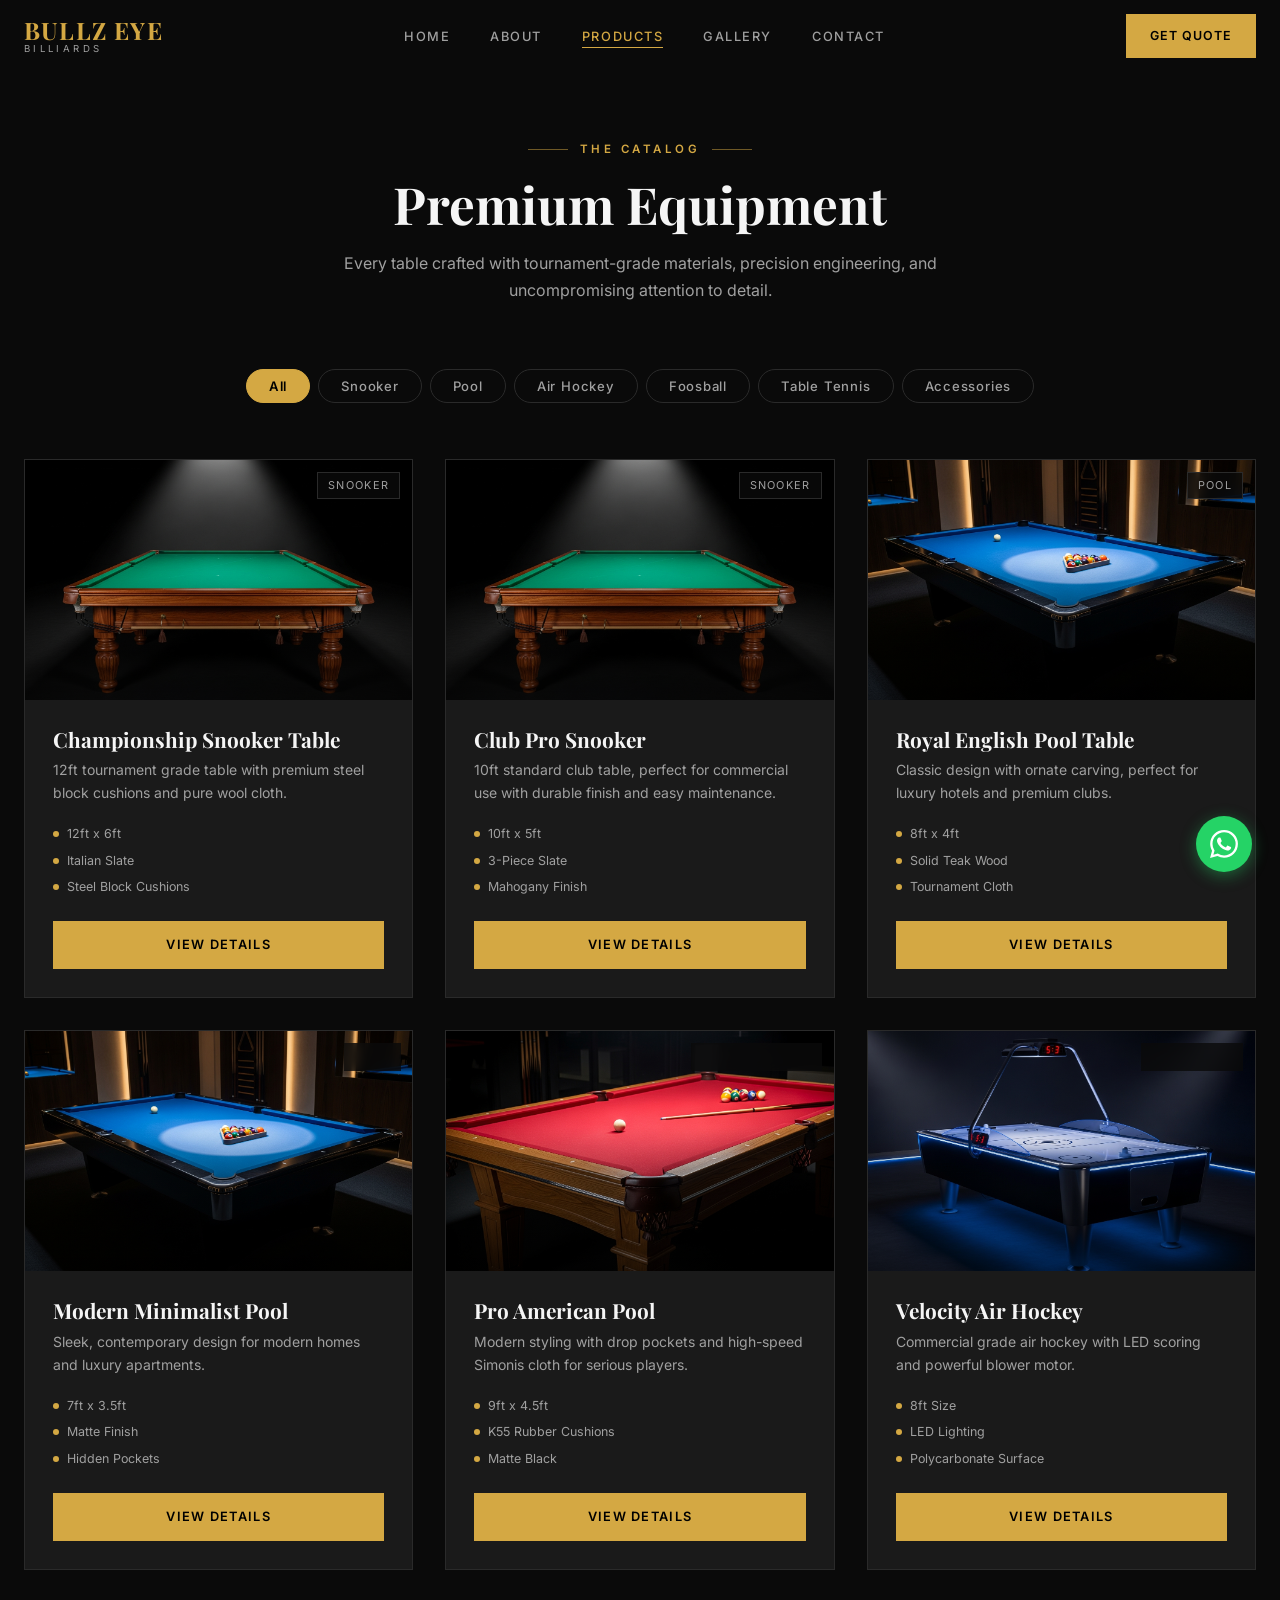
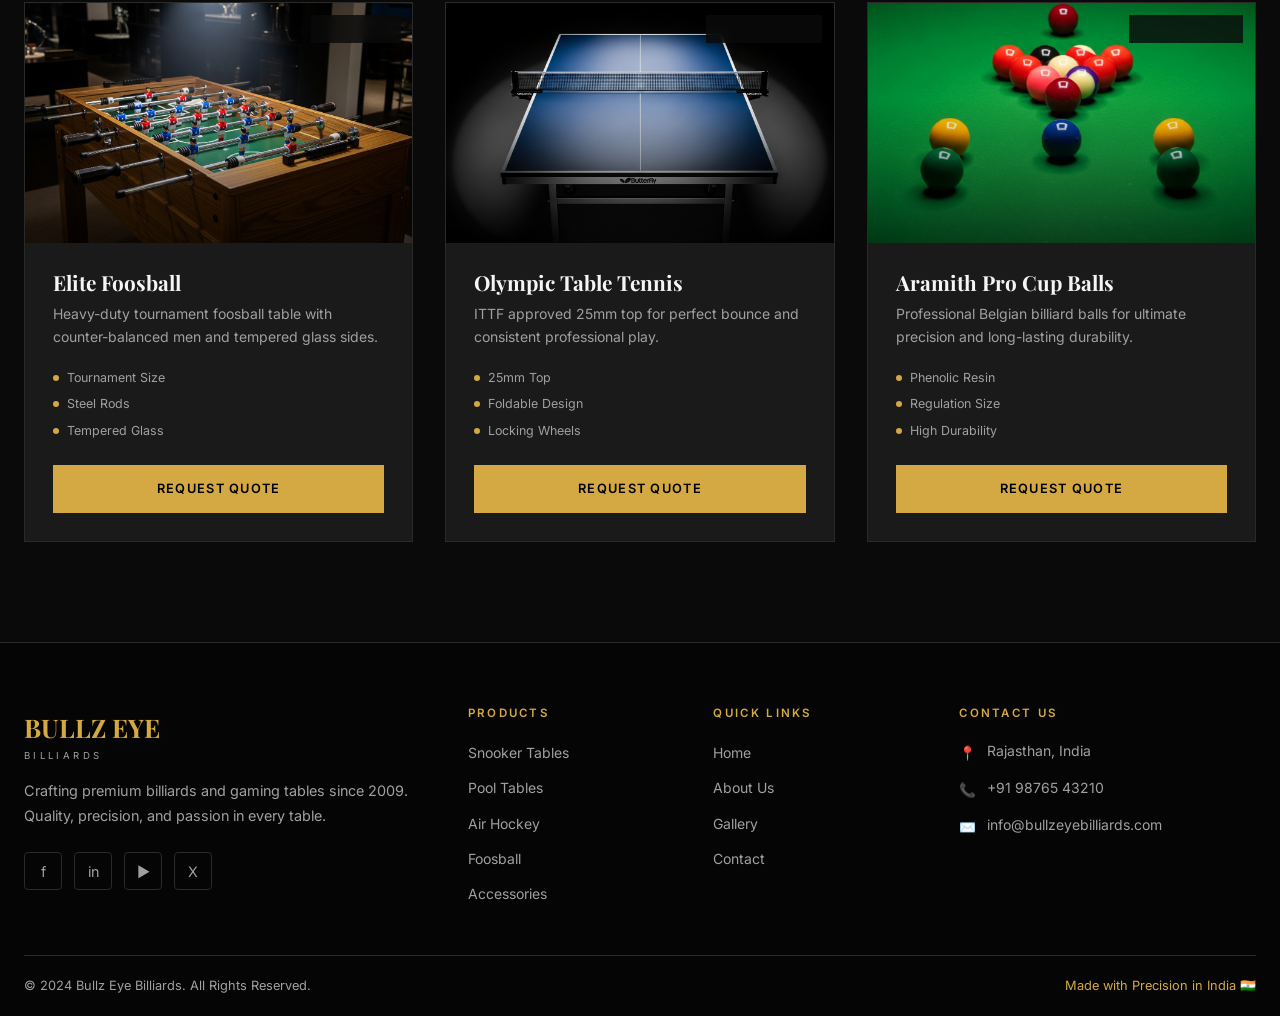
<file: products.html>
<!DOCTYPE html>
<html lang="en">
<head>
  <meta charset="UTF-8" />
  <meta name="viewport" content="width=device-width, initial-scale=1.0" />
  <title>Products | Bullz Eye Billiards</title>
  <meta name="description" content="Browse Bullz Eye Billiards' complete catalog of Snooker, Pool, American Pool, Air Hockey, Foosball, Table Tennis tables and accessories." />
  <link rel="stylesheet" href="css/style.css" />
  <link rel="stylesheet" href="css/products.css" />
  <style>
    /* इमेज किंवा कार्डवरील लिंक व्यवस्थित दिसण्यासाठी छोटी स्टाइल */
    .product-card-link {
      text-decoration: none;
      color: inherit;
      display: block;
    }
    .product-card-link:hover {
      text-decoration: none;
    }
  </style>
</head>
<body>

<nav class="navbar">
  <div class="container">
    <a href="index.html" class="nav-logo">
      <span class="logo-main">BULLZ EYE</span>
      <span class="logo-sub">Billiards</span>
    </a>
    <ul class="nav-links">
      <li><a href="index.html">Home</a></li>
      <li><a href="about.html">About</a></li>
      <li><a href="products.html" class="active">Products</a></li>
      <li><a href="gallery.html">Gallery</a></li>
      <li><a href="contact.html">Contact</a></li>
    </ul>
    <a href="contact.html" class="btn-quote">Get Quote</a>
    <button class="nav-toggle" aria-label="Toggle mobile menu" aria-expanded="false">
      <span></span><span></span><span></span>
    </button>
  </div>
</nav>
<div class="nav-mobile">
  <a href="index.html">Home</a>
  <a href="about.html">About</a>
  <a href="products.html">Products</a>
  <a href="gallery.html">Gallery</a>
  <a href="contact.html">Contact</a>
  <a href="contact.html" class="btn-quote">Get Quote</a>
</div>

<main class="products-page">
  <div class="container">

    <div class="section-heading reveal">
      <p class="subtitle">The Catalog</p>
      <h2>Premium Equipment</h2>
      <p>Every table crafted with tournament-grade materials, precision engineering, and uncompromising attention to detail.</p>
    </div>

    <div class="filter-tabs" role="group" aria-label="Product category filter">
      <button class="filter-tab active" data-filter="All">All</button>
      <button class="filter-tab" data-filter="Snooker">Snooker</button>
      <button class="filter-tab" data-filter="Pool">Pool</button>
      <button class="filter-tab" data-filter="Air Hockey">Air Hockey</button>
      <button class="filter-tab" data-filter="Foosball">Foosball</button>
      <button class="filter-tab" data-filter="Table Tennis">Table Tennis</button>
      <button class="filter-tab" data-filter="Accessories">Accessories</button>
    </div>

    <div class="product-grid">

      <article class="product-card reveal reveal-delay-1" data-category="Snooker" data-testid="card-product-1">
        <a href="snooker table.html" class="product-card-link">
          <div class="product-card-img">
            <img src="assets/pictures/snooker-table.png" alt="Championship Snooker Table" loading="lazy" />
            <span class="product-badge">Snooker</span>
          </div>
        </a>
        <div class="product-card-body">
          <h3>Championship Snooker Table</h3>
          <p class="desc">12ft tournament grade table with premium steel block cushions and pure wool cloth.</p>
          <ul class="product-specs">
            <li>12ft x 6ft</li><li>Italian Slate</li><li>Steel Block Cushions</li>
          </ul>
          <a href="snooker table.html" class="btn-product-quote">View Details</a>
        </div>
      </article>

      <article class="product-card reveal reveal-delay-2" data-category="Snooker" data-testid="card-product-2">
        <a href="snooker table.html" class="product-card-link">
          <div class="product-card-img">
            <img src="assets/pictures/snooker-table.png" alt="Club Pro Snooker Table" loading="lazy" />
            <span class="product-badge">Snooker</span>
          </div>
        </a>
        <div class="product-card-body">
          <h3>Club Pro Snooker</h3>
          <p class="desc">10ft standard club table, perfect for commercial use with durable finish and easy maintenance.</p>
          <ul class="product-specs">
            <li>10ft x 5ft</li><li>3-Piece Slate</li><li>Mahogany Finish</li>
          </ul>
          <a href="snooker table.html" class="btn-product-quote">View Details</a>
        </div>
      </article>

      <article class="product-card reveal reveal-delay-3" data-category="Pool" data-testid="card-product-3">
        <a href="pool table.html" class="product-card-link">
          <div class="product-card-img">
            <img src="assets/pictures/pool-table.png" alt="Royal English Pool Table" loading="lazy" />
            <span class="product-badge">Pool</span>
          </div>
        </a>
        <div class="product-card-body">
          <h3>Royal English Pool Table</h3>
          <p class="desc">Classic design with ornate carving, perfect for luxury hotels and premium clubs.</p>
          <ul class="product-specs">
            <li>8ft x 4ft</li><li>Solid Teak Wood</li><li>Tournament Cloth</li>
          </ul>
          <a href="pool table.html" class="btn-product-quote">View Details</a>
        </div>
      </article>

      <article class="product-card reveal reveal-delay-1" data-category="Pool" data-testid="card-product-4">
        <a href="pool table.html" class="product-card-link">
          <div class="product-card-img">
            <img src="assets/pictures/pool-table.png" alt="Modern Minimalist Pool Table" loading="lazy" />
            <span class="product-badge">Pool</span>
          </div>
        </a>
        <div class="product-card-body">
          <h3>Modern Minimalist Pool</h3>
          <p class="desc">Sleek, contemporary design for modern homes and luxury apartments.</p>
          <ul class="product-specs">
            <li>7ft x 3.5ft</li><li>Matte Finish</li><li>Hidden Pockets</li>
          </ul>
          <a href="pool table.html" class="btn-product-quote">View Details</a>
        </div>
      </article>

      <article class="product-card reveal reveal-delay-2" data-category="American Pool" data-testid="card-product-5">
        <a href="pool table.html" class="product-card-link">
          <div class="product-card-img">
            <img src="assets/pictures/american-pool-table.png" alt="Pro American Pool Table" loading="lazy" />
            <span class="product-badge">American Pool</span>
          </div>
        </a>
        <div class="product-card-body">
          <h3>Pro American Pool</h3>
          <p class="desc">Modern styling with drop pockets and high-speed Simonis cloth for serious players.</p>
          <ul class="product-specs">
            <li>9ft x 4.5ft</li><li>K55 Rubber Cushions</li><li>Matte Black</li>
          </ul>
          <a href="pool table.html" class="btn-product-quote">View Details</a>
        </div>
      </article>

      <article class="product-card reveal reveal-delay-3" data-category="Air Hockey" data-testid="card-product-6">
        <a href="air hockey table.html " class="product-card-link">
          <div class="product-card-img">
            <img src="assets/pictures/air-hockey-table.png" alt="Velocity Air Hockey Table" loading="lazy" />
            <span class="product-badge">Air Hockey</span>
          </div>
        </a>
        <div class="product-card-body">
          <h3>Velocity Air Hockey</h3>
          <p class="desc">Commercial grade air hockey with LED scoring and powerful blower motor.</p>
          <ul class="product-specs">
            <li>8ft Size</li><li>LED Lighting</li><li>Polycarbonate Surface</li>
          </ul>
          <a href="air hockey table.html" class="btn-product-quote">View Details</a>
        </div>
      </article>

      <article class="product-card reveal reveal-delay-1" data-category="Foosball" data-testid="card-product-7">
        <div class="product-card-img">
          <img src="assets/pictures/foosball-table.png" alt="Elite Foosball Table" loading="lazy" />
          <span class="product-badge">Foosball</span>
        </div>
        <div class="product-card-body">
          <h3>Elite Foosball</h3>
          <p class="desc">Heavy-duty tournament foosball table with counter-balanced men and tempered glass sides.</p>
          <ul class="product-specs">
            <li>Tournament Size</li><li>Steel Rods</li><li>Tempered Glass</li>
          </ul>
          <a href="https://wa.me/919876543210?text=Hi!%20I%20want%20a%20quote%20for%20Elite%20Foosball." target="_blank" class="btn-product-quote">Request Quote</a>
        </div>
      </article>

      <article class="product-card reveal reveal-delay-2" data-category="Table Tennis" data-testid="card-product-8">
        <div class="product-card-img">
          <img src="assets/pictures/table-tennis.png" alt="Olympic Table Tennis Table" loading="lazy" />
          <span class="product-badge">Table Tennis</span>
        </div>
        <div class="product-card-body">
          <h3>Olympic Table Tennis</h3>
          <p class="desc">ITTF approved 25mm top for perfect bounce and consistent professional play.</p>
          <ul class="product-specs">
            <li>25mm Top</li><li>Foldable Design</li><li>Locking Wheels</li>
          </ul>
          <a href="https://wa.me/919876543210?text=Hi!%20I%20want%20a%20quote%20for%20Olympic%20Table%20Tennis." target="_blank" class="btn-product-quote">Request Quote</a>
        </div>
      </article>

      <article class="product-card reveal reveal-delay-3" data-category="Accessories" data-testid="card-product-9">
        <div class="product-card-img">
          <img src="assets/pictures/gallery-snooker-1.png" alt="Aramith Pro Cup Balls" loading="lazy" />
          <span class="product-badge">Accessories</span>
        </div>
        <div class="product-card-body">
          <h3>Aramith Pro Cup Balls</h3>
          <p class="desc">Professional Belgian billiard balls for ultimate precision and long-lasting durability.</p>
          <ul class="product-specs">
            <li>Phenolic Resin</li><li>Regulation Size</li><li>High Durability</li>
          </ul>
          <a href="https://wa.me/919876543210?text=Hi!%20I%20want%20a%20quote%20for%20Aramith%20Pro%20Cup%20Balls." target="_blank" class="btn-product-quote">Request Quote</a>
        </div>
      </article>

      <p class="no-results" style="display:none;">No products found in this category.</p>
    </div>

  </div>
</main>

<footer>
  <div class="container">
    <div class="footer-grid">
      <div class="footer-brand">
        <div class="logo-main">BULLZ EYE</div>
        <div class="logo-sub">Billiards</div>
        <p>Crafting premium billiards and gaming tables since 2009. Quality, precision, and passion in every table.</p>
        <div class="footer-social">
          <a href="#" aria-label="Facebook">f</a>
          <a href="#" aria-label="Instagram">in</a>
          <a href="#" aria-label="YouTube">▶</a>
          <a href="#" aria-label="Twitter">X</a>
        </div>
      </div>
      <div class="footer-col">
        <h4>Products</h4>
        <ul>
          <li><a href="snooker-table.html">Snooker Tables</a></li>
          <li><a href="pool.html">Pool Tables</a></li>
          <li><a href="air-hockey.html">Air Hockey</a></li>
          <li><a href="products.html">Foosball</a></li>
          <li><a href="accessories.html">Accessories</a></li>
        </ul>
      </div>
      <div class="footer-col">
        <h4>Quick Links</h4>
        <ul>
          <li><a href="index.html">Home</a></li>
          <li><a href="about.html">About Us</a></li>
          <li><a href="gallery.html">Gallery</a></li>
          <li><a href="contact.html">Contact</a></li>
        </ul>
      </div>
      <div class="footer-col">
        <h4>Contact Us</h4>
        <div class="footer-contact-item"><span class="icon">📍</span><p>Rajasthan, India</p></div>
        <div class="footer-contact-item"><span class="icon">📞</span><p>+91 98765 43210</p></div>
        <div class="footer-contact-item"><span class="icon">✉️</span><p>info@bullzeyebilliards.com</p></div>
      </div>
    </div>
    <div class="footer-bottom">
      <p>&copy; 2024 Bullz Eye Billiards. All Rights Reserved.</p>
      <p class="made-in">Made with Precision in India 🇮🇳</p>
    </div>
  </div>
</footer>

<a class="whatsapp-btn" href="https://wa.me/919876543210?text=Hi%20Bullz%20Eye%20Billiards!" target="_blank" aria-label="Chat on WhatsApp">
  <svg viewBox="0 0 24 24"><path d="M17.472 14.382c-.297-.149-1.758-.867-2.03-.967-.273-.099-.471-.148-.67.15-.197.297-.767.966-.94 1.164-.173.199-.347.223-.644.075-.297-.15-1.255-.463-2.39-1.475-.883-.788-1.48-1.761-1.653-2.059-.173-.297-.018-.458.13-.606.134-.133.298-.347.446-.52.149-.174.198-.298.298-.497.099-.198.05-.371-.025-.52-.075-.149-.669-1.612-.916-2.207-.242-.579-.487-.5-.669-.51-.173-.008-.371-.01-.57-.01-.198 0-.52.074-.792.372-.272.297-1.04 1.016-1.04 2.479 0 1.462 1.065 2.875 1.213 3.074.149.198 2.096 3.2 5.077 4.487.709.306 1.262.489 1.694.625.712.227 1.36.195 1.871.118.571-.085 1.758-.719 2.006-1.413.248-.694.248-1.289.173-1.413-.074-.124-.272-.198-.57-.347m-5.421 7.403h-.004a9.87 9.87 0 01-5.031-1.378l-.361-.214-3.741.982.998-3.648-.235-.374a9.86 9.86 0 01-1.51-5.26c.001-5.45 4.436-9.884 9.888-9.884 2.64 0 5.122 1.03 6.988 2.898a9.825 9.825 0 012.893 6.994c-.003 5.45-4.437 9.884-9.885 9.884m8.413-18.297A11.815 11.815 0 0012.05 0C5.495 0 .16 5.335.157 11.892c0 2.096.547 4.142 1.588 5.945L.057 24l6.305-1.654a11.882 11.882 0 005.683 1.448h.005c6.554 0 11.89-5.335 11.893-11.893a11.821 11.821 0 00-3.48-8.413z"/></svg>
</a>

<script src="js/main.js"></script>
<script src="js/products.js"></script>
</body>
</html>
</file>
<file: css/style.css>
/* ============================================================
   BULLZ EYE BILLIARDS — Shared Styles
   Covers: CSS variables, reset, typography, navbar, footer,
   WhatsApp button, section headings, buttons, animations
   ============================================================ */

@import url('https://fonts.googleapis.com/css2?family=Playfair+Display:wght@400;600;700;900&family=Inter:wght@300;400;500;600;700&display=swap');

/* --- CSS Variables --- */
:root {
  --bg:         #0a0a0a;
  --surface:    #1a1a1a;
  --surface2:   #1e1e1e;
  --border:     #2a2a2a;
  --gold:       #d4a843;
  --gold-light: #e8c56a;
  --gold-dark:  #b8891e;
  --red:        #c0392b;
  --neon:       #00c853;
  --text:       #f5f5f5;
  --muted:      #a0a0a0;
  --white:      #ffffff;
  --font-sans:  'Inter', sans-serif;
  --font-serif: 'Playfair Display', serif;
  --nav-h:      72px;
}

/* --- Reset & Base --- */
*, *::before, *::after { box-sizing: border-box; margin: 0; padding: 0; }

html { scroll-behavior: smooth; font-size: 16px; }

body {
  background-color: var(--bg);
  color: var(--text);
  font-family: var(--font-sans);
  line-height: 1.6;
  -webkit-font-smoothing: antialiased;
}

img { display: block; max-width: 100%; height: auto; }

a { color: inherit; text-decoration: none; }

ul { list-style: none; }

/* --- Typography --- */
h1, h2, h3, h4, h5 { font-family: var(--font-serif); line-height: 1.15; }

/* --- Container --- */
.container { width: 100%; max-width: 1280px; margin: 0 auto; padding: 0 24px; }

/* ============================================================
   NAVBAR
   ============================================================ */
.navbar {
  position: fixed;
  top: 0; left: 0; right: 0;
  z-index: 1000;
  height: var(--nav-h);
  display: flex;
  align-items: center;
  transition: background 0.3s ease, backdrop-filter 0.3s ease, box-shadow 0.3s ease;
}

.navbar.scrolled {
  background: rgba(10, 10, 10, 0.92);
  backdrop-filter: blur(16px);
  -webkit-backdrop-filter: blur(16px);
  box-shadow: 0 1px 0 var(--border);
}

.navbar .container {
  display: flex;
  align-items: center;
  justify-content: space-between;
  width: 100%;
}

.nav-logo { display: flex; flex-direction: column; line-height: 1; }
.nav-logo .logo-main {
  font-family: var(--font-serif);
  font-size: 1.5rem;
  font-weight: 700;
  color: var(--gold);
  letter-spacing: 0.05em;
}
.nav-logo .logo-sub {
  font-size: 0.6rem;
  letter-spacing: 0.35em;
  color: var(--muted);
  text-transform: uppercase;
  margin-top: 2px;
}

.nav-links {
  display: flex;
  align-items: center;
  gap: 2.5rem;
}

.nav-links a {
  font-size: 0.8rem;
  font-weight: 500;
  letter-spacing: 0.12em;
  text-transform: uppercase;
  color: var(--muted);
  transition: color 0.2s;
  position: relative;
}
.nav-links a::after {
  content: '';
  position: absolute;
  bottom: -4px; left: 0; right: 0;
  height: 1px;
  background: var(--gold);
  transform: scaleX(0);
  transition: transform 0.25s ease;
  transform-origin: left;
}
.nav-links a:hover, .nav-links a.active { color: var(--gold); }
.nav-links a:hover::after, .nav-links a.active::after { transform: scaleX(1); }

.btn-quote {
  display: inline-flex;
  align-items: center;
  padding: 10px 22px;
  background: var(--gold);
  color: #000;
  font-size: 0.78rem;
  font-weight: 600;
  letter-spacing: 0.08em;
  text-transform: uppercase;
  border: 2px solid var(--gold);
  cursor: pointer;
  transition: background 0.2s, color 0.2s, box-shadow 0.2s;
}
.btn-quote:hover {
  background: transparent;
  color: var(--gold);
  box-shadow: 0 0 16px rgba(212,168,67,0.35);
}

/* Hamburger */
.nav-toggle {
  display: none;
  flex-direction: column;
  gap: 5px;
  cursor: pointer;
  padding: 4px;
  background: none;
  border: none;
}
.nav-toggle span {
  display: block;
  width: 24px; height: 2px;
  background: var(--text);
  transition: all 0.3s ease;
}
.nav-toggle.open span:nth-child(1) { transform: translateY(7px) rotate(45deg); }
.nav-toggle.open span:nth-child(2) { opacity: 0; }
.nav-toggle.open span:nth-child(3) { transform: translateY(-7px) rotate(-45deg); }

/* Mobile menu */
.nav-mobile {
  display: none;
  position: fixed;
  top: var(--nav-h); left: 0; right: 0;
  background: rgba(10, 10, 10, 0.97);
  backdrop-filter: blur(20px);
  padding: 2rem 1.5rem 2.5rem;
  flex-direction: column;
  gap: 1.5rem;
  border-top: 1px solid var(--border);
  z-index: 999;
}
.nav-mobile.open { display: flex; }
.nav-mobile a {
  font-size: 1rem;
  font-weight: 500;
  color: var(--muted);
  letter-spacing: 0.1em;
  text-transform: uppercase;
  transition: color 0.2s;
}
.nav-mobile a:hover, .nav-mobile a.active { color: var(--gold); }
.nav-mobile .btn-quote { align-self: flex-start; margin-top: 0.5rem; }

/* ============================================================
   WHATSAPP FLOATING BUTTON
   ============================================================ */
.whatsapp-btn {
  position: fixed;
  bottom: 28px; right: 28px;
  z-index: 900;
  width: 56px; height: 56px;
  background: #25d366;
  border-radius: 50%;
  display: flex;
  align-items: center;
  justify-content: center;
  box-shadow: 0 4px 16px rgba(37,211,102,0.4);
  transition: transform 0.2s, box-shadow 0.2s;
  animation: waPulse 2.5s infinite;
}
.whatsapp-btn:hover {
  transform: scale(1.1);
  box-shadow: 0 6px 24px rgba(37,211,102,0.55);
  animation: none;
}
.whatsapp-btn svg { width: 28px; height: 28px; fill: #fff; }

@keyframes waPulse {
  0%, 100% { box-shadow: 0 4px 16px rgba(37,211,102,0.4); }
  50%       { box-shadow: 0 4px 28px rgba(37,211,102,0.7); }
}

/* ============================================================
   SECTION HEADINGS
   ============================================================ */
.section-heading {
  text-align: center;
  margin-bottom: 4rem;
}
.section-heading.left { text-align: left; }

.section-heading .subtitle {
  display: inline-flex;
  align-items: center;
  gap: 0.75rem;
  font-size: 0.72rem;
  font-weight: 600;
  letter-spacing: 0.3em;
  text-transform: uppercase;
  color: var(--gold);
  margin-bottom: 1rem;
}
.section-heading .subtitle::before,
.section-heading .subtitle::after {
  content: '';
  display: inline-block;
  width: 40px; height: 1px;
  background: var(--gold);
  opacity: 0.5;
}
.section-heading.left .subtitle::before { display: none; }

.section-heading h2 {
  font-size: clamp(2rem, 5vw, 3.2rem);
  font-weight: 700;
  color: var(--text);
  margin-bottom: 1rem;
}

.section-heading p {
  max-width: 600px;
  margin: 0 auto;
  color: var(--muted);
  font-size: 1rem;
  line-height: 1.7;
}
.section-heading.left p { margin: 0; }

/* ============================================================
   COMMON BUTTONS
   ============================================================ */
.btn-primary {
  display: inline-flex;
  align-items: center;
  justify-content: center;
  padding: 14px 36px;
  background: var(--gold);
  color: #000;
  font-family: var(--font-sans);
  font-size: 0.85rem;
  font-weight: 600;
  letter-spacing: 0.08em;
  text-transform: uppercase;
  border: 2px solid var(--gold);
  cursor: pointer;
  transition: all 0.25s ease;
}
.btn-primary:hover {
  background: transparent;
  color: var(--gold);
  box-shadow: 0 0 20px rgba(212,168,67,0.35);
}

.btn-outline {
  display: inline-flex;
  align-items: center;
  justify-content: center;
  padding: 14px 36px;
  background: transparent;
  color: var(--text);
  font-family: var(--font-sans);
  font-size: 0.85rem;
  font-weight: 600;
  letter-spacing: 0.08em;
  text-transform: uppercase;
  border: 2px solid rgba(212,168,67,0.4);
  cursor: pointer;
  transition: all 0.25s ease;
}
.btn-outline:hover {
  border-color: var(--gold);
  color: var(--gold);
  background: rgba(212,168,67,0.07);
}

/* ============================================================
   FOOTER
   ============================================================ */
footer {
  background: #050505;
  border-top: 1px solid var(--border);
  padding: 64px 0 0;
}

.footer-grid {
  display: grid;
  grid-template-columns: 2fr 1fr 1fr 1.5fr;
  gap: 3rem;
  padding-bottom: 3rem;
  border-bottom: 1px solid var(--border);
}

.footer-brand .logo-main {
  font-family: var(--font-serif);
  font-size: 1.6rem;
  font-weight: 700;
  color: var(--gold);
}
.footer-brand .logo-sub {
  font-size: 0.6rem;
  letter-spacing: 0.35em;
  color: var(--muted);
  text-transform: uppercase;
  margin-bottom: 1rem;
}
.footer-brand p {
  color: var(--muted);
  font-size: 0.9rem;
  line-height: 1.7;
  margin-bottom: 1.5rem;
}

.footer-social { display: flex; gap: 0.75rem; }
.footer-social a {
  width: 38px; height: 38px;
  border: 1px solid var(--border);
  border-radius: 4px;
  display: flex;
  align-items: center;
  justify-content: center;
  color: var(--muted);
  font-size: 0.9rem;
  transition: border-color 0.2s, color 0.2s, background 0.2s;
}
.footer-social a:hover { border-color: var(--gold); color: var(--gold); background: rgba(212,168,67,0.08); }

.footer-col h4 {
  font-family: var(--font-sans);
  font-size: 0.72rem;
  font-weight: 600;
  letter-spacing: 0.2em;
  text-transform: uppercase;
  color: var(--gold);
  margin-bottom: 1.25rem;
}
.footer-col ul { display: flex; flex-direction: column; gap: 0.6rem; }
.footer-col ul li a {
  font-size: 0.875rem;
  color: var(--muted);
  transition: color 0.2s;
}
.footer-col ul li a:hover { color: var(--gold); }

.footer-contact-item {
  display: flex;
  align-items: flex-start;
  gap: 0.75rem;
  margin-bottom: 0.75rem;
}
.footer-contact-item .icon {
  width: 16px;
  color: var(--gold);
  margin-top: 3px;
  flex-shrink: 0;
  font-size: 0.85rem;
}
.footer-contact-item p {
  font-size: 0.875rem;
  color: var(--muted);
  line-height: 1.5;
}

.footer-bottom {
  padding: 1.25rem 0;
  display: flex;
  align-items: center;
  justify-content: space-between;
  gap: 1rem;
  flex-wrap: wrap;
}
.footer-bottom p { font-size: 0.8rem; color: var(--muted); }
.footer-bottom .made-in { color: var(--gold); }

/* ============================================================
   REVEAL ANIMATIONS (triggered by JS IntersectionObserver)
   ============================================================ */
.reveal {
  opacity: 0;
  transform: translateY(28px);
  transition: opacity 0.6s ease, transform 0.6s ease;
}
.reveal.visible {
  opacity: 1;
  transform: translateY(0);
}
.reveal-delay-1 { transition-delay: 0.1s; }
.reveal-delay-2 { transition-delay: 0.2s; }
.reveal-delay-3 { transition-delay: 0.3s; }
.reveal-delay-4 { transition-delay: 0.4s; }
.reveal-delay-5 { transition-delay: 0.5s; }

/* ============================================================
   RESPONSIVE BREAKPOINTS
   ============================================================ */
@media (max-width: 1024px) {
  .footer-grid { grid-template-columns: 1fr 1fr; }
}

@media (max-width: 768px) {
  .nav-links, .btn-quote { display: none; }
  .nav-toggle { display: flex; }
  .footer-grid { grid-template-columns: 1fr; gap: 2rem; }
  .footer-bottom { flex-direction: column; text-align: center; }
}
</file>
<file: css/home.css>
/* ============================================================
   BULLZ EYE BILLIARDS — Home Page Styles
   ============================================================ */

/* --- Hero --- */
.hero {
  position: relative;
  height: 100dvh;
  min-height: 600px;
  display: flex;
  align-items: center;
  justify-content: center;
  overflow: hidden;
  text-align: center;
}

.hero-bg {
  position: absolute;
  inset: 0;
  z-index: 0;
}
.hero-bg img {
  width: 100%; height: 100%;
  object-fit: cover;
}
.hero-bg::after {
  content: '';
  position: absolute;
  inset: 0;
  background: linear-gradient(to bottom, rgba(0,0,0,0.65) 0%, rgba(0,0,0,0.45) 40%, rgba(0,0,0,0.88) 100%);
}

.hero-content {
  position: relative;
  z-index: 1;
  padding: 0 24px;
}

.hero-eyebrow {
  font-size: 0.72rem;
  font-weight: 600;
  letter-spacing: 0.35em;
  text-transform: uppercase;
  color: var(--gold);
  margin-bottom: 1.25rem;
  opacity: 0;
  transform: translateY(20px);
  animation: heroFadeUp 0.9s 0.3s forwards;
}

.hero-title {
  font-size: clamp(3rem, 9vw, 7rem);
  font-weight: 900;
  color: var(--white);
  line-height: 1;
  letter-spacing: -0.01em;
  margin-bottom: 1.5rem;
  opacity: 0;
  transform: translateY(20px);
  animation: heroFadeUp 0.9s 0.5s forwards;
}

.hero-title .gold {
  display: block;
  background: linear-gradient(90deg, var(--gold-dark), var(--gold-light), var(--gold-dark));
  background-size: 200%;
  -webkit-background-clip: text;
  -webkit-text-fill-color: transparent;
  background-clip: text;
  animation: heroFadeUp 0.9s 0.5s forwards, shimmer 4s 1.5s linear infinite;
}

.hero-desc {
  max-width: 580px;
  margin: 0 auto 2.5rem;
  font-size: 1.1rem;
  color: rgba(245,245,245,0.8);
  line-height: 1.7;
  opacity: 0;
  transform: translateY(20px);
  animation: heroFadeUp 0.9s 0.7s forwards;
}

.hero-cta {
  display: flex;
  flex-wrap: wrap;
  gap: 1rem;
  justify-content: center;
  opacity: 0;
  transform: translateY(20px);
  animation: heroFadeUp 0.9s 0.9s forwards;
}

.hero-scroll {
  position: absolute;
  bottom: 2rem;
  left: 50%;
  transform: translateX(-50%);
  z-index: 1;
  display: flex;
  flex-direction: column;
  align-items: center;
  gap: 0.5rem;
  color: var(--muted);
  font-size: 0.65rem;
  letter-spacing: 0.3em;
  text-transform: uppercase;
}
.hero-scroll-line {
  width: 1px; height: 60px;
  background: linear-gradient(to bottom, var(--gold), transparent);
  animation: scrollBounce 2s ease-in-out infinite;
}

@keyframes heroFadeUp {
  to { opacity: 1; transform: translateY(0); }
}
@keyframes shimmer {
  0%   { background-position: 200% center; }
  100% { background-position: -200% center; }
}
@keyframes scrollBounce {
  0%, 100% { transform: scaleY(1); opacity: 1; }
  50%       { transform: scaleY(0.7); opacity: 0.5; }
}

/* --- Company Intro --- */
.intro { padding: 100px 0; background: rgba(26,26,26,0.3); border-top: 1px solid var(--border); border-bottom: 1px solid var(--border); }

.intro-grid { display: grid; grid-template-columns: 1fr 1fr; gap: 5rem; align-items: center; }

.stats-grid { display: grid; grid-template-columns: 1fr 1fr; gap: 1.5rem; }

.stat-card {
  text-align: center;
  padding: 2rem 1.5rem;
  border: 1px solid rgba(212,168,67,0.15);
  background: rgba(10,10,10,0.5);
}
.stat-card .stat-num {
  font-family: var(--font-serif);
  font-size: 3rem;
  font-weight: 700;
  color: var(--gold);
  line-height: 1;
  margin-bottom: 0.5rem;
}
.stat-card .stat-label {
  font-size: 0.78rem;
  letter-spacing: 0.15em;
  text-transform: uppercase;
  color: var(--muted);
  font-weight: 500;
}

/* --- Featured Products --- */
.products { padding: 100px 0; }

.products-grid {
  display: grid;
  grid-template-columns: repeat(3, 1fr);
  gap: 2rem;
  margin-bottom: 3rem;
}

/* --- Why Choose Us --- */
.why { padding: 80px 0; background: rgba(26,26,26,0.5); border-top: 1px solid var(--border); border-bottom: 1px solid var(--border); }

.why-grid { display: grid; grid-template-columns: repeat(4, 1fr); gap: 2rem; }

.why-card {
  text-align: center;
  padding: 2.5rem 1.5rem;
  background: rgba(10,10,10,0.5);
  border: 1px solid var(--border);
  transition: border-color 0.3s, transform 0.3s;
}
.why-card:hover { border-color: rgba(212,168,67,0.4); transform: translateY(-4px); }

.why-icon {
  width: 64px; height: 64px;
  margin: 0 auto 1.5rem;
  background: rgba(212,168,67,0.1);
  border-radius: 50%;
  display: flex; align-items: center; justify-content: center;
  font-size: 1.6rem;
  color: var(--gold);
  transition: transform 0.3s;
}
.why-card:hover .why-icon { transform: scale(1.1); }
.why-card h4 { font-family: var(--font-serif); font-size: 1.2rem; margin-bottom: 0.75rem; }
.why-card p { font-size: 0.875rem; color: var(--muted); line-height: 1.6; }

/* --- Manufacturing Process --- */
.process { padding: 100px 0; }

.process-steps {
  display: grid;
  grid-template-columns: repeat(5, 1fr);
  gap: 2rem;
  position: relative;
}
.process-steps::before {
  content: '';
  position: absolute;
  top: 2rem; left: 8%; right: 8%;
  height: 1px;
  background: var(--border);
}

.process-step { display: flex; flex-direction: column; align-items: center; text-align: center; position: relative; z-index: 1; }

.step-num {
  width: 64px; height: 64px;
  border-radius: 50%;
  background: var(--surface);
  border: 2px solid var(--gold);
  display: flex; align-items: center; justify-content: center;
  font-family: var(--font-serif);
  font-size: 1.2rem;
  font-weight: 700;
  color: var(--gold);
  margin-bottom: 1.25rem;
  box-shadow: 0 0 16px rgba(212,168,67,0.2);
}
.process-step h4 { font-size: 0.9rem; font-weight: 600; letter-spacing: 0.05em; }
.process-step p { font-size: 0.78rem; color: var(--muted); margin-top: 0.4rem; }

/* --- Testimonials --- */
.testimonials { padding: 100px 0; background: rgba(26,26,26,0.3); border-top: 1px solid var(--border); }

.testimonials-grid { display: grid; grid-template-columns: repeat(4, 1fr); gap: 1.5rem; }

/* --- CTA --- */
.cta {
  padding: 100px 0;
  text-align: center;
  background: linear-gradient(135deg, rgba(212,168,67,0.08) 0%, rgba(10,10,10,0) 60%);
  border-top: 1px solid var(--border);
  border-bottom: 1px solid var(--border);
}
.cta h2 { font-size: clamp(1.8rem, 4vw, 3rem); margin-bottom: 1rem; }
.cta p { color: var(--muted); font-size: 1rem; max-width: 500px; margin: 0 auto 2.5rem; }
.cta-buttons { display: flex; flex-wrap: wrap; gap: 1rem; justify-content: center; }

/* --- Contact Form (inline on home) --- */
.contact-home { padding: 100px 0; }

.contact-home-grid { display: grid; grid-template-columns: 1fr 1fr; gap: 5rem; align-items: start; }

.contact-home-info h3 { font-size: 1.6rem; margin-bottom: 1rem; }
.contact-home-info p { color: var(--muted); line-height: 1.7; margin-bottom: 2rem; }

.contact-detail { display: flex; align-items: flex-start; gap: 1rem; margin-bottom: 1.25rem; }
.contact-detail .icon { color: var(--gold); font-size: 1.1rem; margin-top: 2px; flex-shrink: 0; }
.contact-detail h5 { font-family: var(--font-sans); font-size: 0.8rem; font-weight: 600; letter-spacing: 0.12em; text-transform: uppercase; color: var(--gold); margin-bottom: 0.2rem; }
.contact-detail p { font-size: 0.9rem; color: var(--muted); }

/* --- Premium Accessories --- */
.accessories-section {
  padding: 100px 0;
  background: rgba(26, 26, 26, 0.2);
  border-top: 1px solid var(--border);
}

/* --- Responsive --- */
@media (max-width: 1024px) {
  .intro-grid { grid-template-columns: 1fr; gap: 3rem; }
  .products-grid { grid-template-columns: repeat(2, 1fr); }
  .why-grid { grid-template-columns: repeat(2, 1fr); }
  .testimonials-grid { grid-template-columns: repeat(2, 1fr); }
  .process-steps { grid-template-columns: repeat(3, 1fr); }
  .process-steps::before { display: none; }
  .contact-home-grid { grid-template-columns: 1fr; gap: 3rem; }
}

@media (max-width: 640px) {
  .hero-title { font-size: clamp(2.5rem, 12vw, 5rem); }
  .products-grid { grid-template-columns: 1fr; }
  .why-grid { grid-template-columns: 1fr; }
  .process-steps { grid-template-columns: repeat(2, 1fr); }
  .stats-grid { grid-template-columns: 1fr 1fr; }
  .testimonials-grid { grid-template-columns: 1fr; }
}
</file>
<file: css/products.css>
/* ============================================================
   BULLZ EYE BILLIARDS — Products Page Styles
   ============================================================ */

.products-page { padding-top: calc(var(--nav-h) + 60px); padding-bottom: 100px; }

/* Filter Tabs */
.filter-tabs {
  display: flex;
  flex-wrap: wrap;
  gap: 0.5rem;
  justify-content: center;
  margin-bottom: 3.5rem;
}
.filter-tab {
  padding: 8px 22px;
  border-radius: 999px;
  border: 1px solid var(--border);
  background: transparent;
  color: var(--muted);
  font-family: var(--font-sans);
  font-size: 0.82rem;
  font-weight: 500;
  letter-spacing: 0.06em;
  cursor: pointer;
  transition: all 0.2s;
}
.filter-tab:hover { border-color: rgba(212,168,67,0.4); color: var(--gold); }
.filter-tab.active { background: var(--gold); border-color: var(--gold); color: #000; font-weight: 600; }

/* Product Grid */
.product-grid {
  display: grid;
  grid-template-columns: repeat(3, 1fr);
  gap: 2rem;
}

/* Product Card (shared with home.css for featured products) */
.product-card {
  display: flex;
  flex-direction: column;
  background: var(--surface);
  border: 1px solid var(--border);
  overflow: hidden;
  transition: border-color 0.3s, box-shadow 0.3s, transform 0.3s;
}
.product-card:hover {
  border-color: rgba(212,168,67,0.45);
  box-shadow: 0 0 30px rgba(212,168,67,0.12);
  transform: translateY(-4px);
}

.product-card-img {
  position: relative;
  height: 240px;
  overflow: hidden;
  background: #0a0a0a;
}
.product-card-img img {
  width: 100%; height: 100%;
  object-fit: cover;
  transition: transform 0.7s ease;
}
.product-card:hover .product-card-img img { transform: scale(1.06); }

.product-card-img::after {
  content: '';
  position: absolute;
  inset: 0;
  background: linear-gradient(to top, rgba(0,0,0,0.55) 0%, transparent 60%);
}

.product-badge {
  position: absolute;
  top: 12px; right: 12px;
  z-index: 1;
  background: rgba(10,10,10,0.8);
  backdrop-filter: blur(6px);
  border: 1px solid var(--border);
  padding: 4px 10px;
  font-size: 0.68rem;
  letter-spacing: 0.12em;
  text-transform: uppercase;
  color: var(--muted);
}

.product-card-body { flex: 1; display: flex; flex-direction: column; padding: 1.75rem; }
.product-card-body h3 {
  font-size: 1.3rem;
  font-weight: 700;
  margin-bottom: 0.5rem;
  transition: color 0.2s;
}
.product-card:hover h3 { color: var(--gold); }
.product-card-body .desc {
  font-size: 0.875rem;
  color: var(--muted);
  line-height: 1.6;
  margin-bottom: 1.25rem;
  flex: 1;
  display: -webkit-box;
  -webkit-line-clamp: 2;
  -webkit-box-orient: vertical;
  overflow: hidden;
}

.product-specs {
  list-style: none;
  display: flex;
  flex-direction: column;
  gap: 0.4rem;
  margin-bottom: 1.5rem;
}
.product-specs li {
  display: flex;
  align-items: center;
  gap: 0.5rem;
  font-size: 0.78rem;
  color: var(--muted);
}
.product-specs li::before {
  content: '';
  display: inline-block;
  width: 6px; height: 6px;
  border-radius: 50%;
  background: var(--gold);
  flex-shrink: 0;
}

.btn-product-quote {
  display: block;
  width: 100%;
  padding: 12px;
  background: var(--gold);
  color: #000;
  text-align: center;
  font-family: var(--font-sans);
  font-size: 0.8rem;
  font-weight: 600;
  letter-spacing: 0.1em;
  text-transform: uppercase;
  border: 2px solid var(--gold);
  cursor: pointer;
  transition: all 0.25s;
}
.btn-product-quote:hover {
  background: transparent;
  color: var(--gold);
  box-shadow: 0 0 16px rgba(212,168,67,0.3);
}

/* No results */
.no-results {
  grid-column: 1 / -1;
  text-align: center;
  padding: 5rem 0;
  color: var(--muted);
  font-size: 1rem;
}

/* Responsive */
@media (max-width: 1024px) { .product-grid { grid-template-columns: repeat(2, 1fr); } }
@media (max-width: 600px)  { .product-grid { grid-template-columns: 1fr; } }
</file>
<file: css/about.css>
/* ============================================================
   BULLZ EYE BILLIARDS — About Page Styles
   ============================================================ */

.page-hero {
  position: relative;
  height: 420px;
  display: flex;
  align-items: center;
  justify-content: center;
  text-align: center;
  overflow: hidden;
  margin-top: var(--nav-h);
}
.page-hero-bg {
  position: absolute;
  inset: 0;
  background: linear-gradient(135deg, rgba(212,168,67,0.12) 0%, rgba(10,10,10,0) 60%);
}
.page-hero-bg::before {
  content: '';
  position: absolute;
  inset: 0;
  background:
    repeating-linear-gradient(0deg, transparent, transparent 39px, rgba(255,255,255,0.03) 39px, rgba(255,255,255,0.03) 40px),
    repeating-linear-gradient(90deg, transparent, transparent 39px, rgba(255,255,255,0.03) 39px, rgba(255,255,255,0.03) 40px);
}
.page-hero-content { position: relative; z-index: 1; padding: 0 24px; }
.page-hero-eyebrow { font-size: 0.72rem; letter-spacing: 0.3em; color: var(--gold); text-transform: uppercase; margin-bottom: 1rem; }
.page-hero-content h1 { font-size: clamp(2.5rem, 6vw, 4.5rem); font-weight: 700; }
.page-hero-content p { color: var(--muted); margin-top: 1rem; font-size: 1rem; max-width: 480px; }

/* --- Story Section --- */
.about-story { padding: 100px 0; }
.about-story-grid { display: grid; grid-template-columns: 1fr 1fr; gap: 5rem; align-items: center; }

.about-img-wrap {
  position: relative;
  aspect-ratio: 4/3;
  overflow: hidden;
  border: 1px solid var(--border);
}
.about-img-wrap img { width: 100%; height: 100%; object-fit: cover; }
.about-img-wrap::after {
  content: '';
  position: absolute;
  inset: 16px;
  border: 1px solid rgba(212,168,67,0.25);
  pointer-events: none;
}

.about-story-text h2 { font-size: clamp(1.8rem, 4vw, 2.8rem); margin-bottom: 1.5rem; }
.about-story-text p { color: var(--muted); line-height: 1.8; margin-bottom: 1.25rem; font-size: 0.95rem; }

.milestone { display: flex; gap: 1.25rem; align-items: flex-start; margin-bottom: 1.25rem; }
.milestone-year {
  font-family: var(--font-serif);
  font-size: 1.6rem;
  font-weight: 700;
  color: var(--gold);
  line-height: 1;
  flex-shrink: 0;
  width: 70px;
}
.milestone-text h5 { font-family: var(--font-sans); font-size: 0.9rem; font-weight: 600; margin-bottom: 0.2rem; }
.milestone-text p { font-size: 0.85rem; color: var(--muted); }

/* --- Values Section --- */
.values { padding: 80px 0; background: rgba(26,26,26,0.3); border-top: 1px solid var(--border); border-bottom: 1px solid var(--border); }
.values-grid { display: grid; grid-template-columns: repeat(4, 1fr); gap: 2rem; }

.value-card {
  padding: 2.5rem 2rem;
  border: 1px solid var(--border);
  background: rgba(10,10,10,0.5);
  text-align: center;
  transition: border-color 0.3s, transform 0.3s;
}
.value-card:hover { border-color: rgba(212,168,67,0.4); transform: translateY(-4px); }
.value-icon { font-size: 2.2rem; margin-bottom: 1.25rem; color: var(--gold); }
.value-card h4 { font-family: var(--font-serif); font-size: 1.25rem; margin-bottom: 0.75rem; }
.value-card p { font-size: 0.875rem; color: var(--muted); line-height: 1.6; }

/* --- Facility --- */
.facility { padding: 100px 0; }
.facility-grid { display: grid; grid-template-columns: 1fr 1fr; gap: 5rem; align-items: center; }
.facility-features { display: grid; grid-template-columns: 1fr 1fr; gap: 1.5rem; margin-top: 2rem; }
.facility-feature { padding: 1.5rem; border: 1px solid var(--border); background: rgba(10,10,10,0.5); }
.facility-feature h5 { font-family: var(--font-sans); font-size: 0.85rem; font-weight: 600; color: var(--gold); margin-bottom: 0.4rem; }
.facility-feature p { font-size: 0.82rem; color: var(--muted); }

/* --- Team --- */
.team { padding: 80px 0; background: rgba(26,26,26,0.3); border-top: 1px solid var(--border); }
.team-grid { display: grid; grid-template-columns: repeat(4, 1fr); gap: 2rem; }
.team-card { text-align: center; }
.team-avatar {
  width: 100%; aspect-ratio: 1;
  background: linear-gradient(135deg, var(--surface) 0%, #111 100%);
  border: 1px solid var(--border);
  margin-bottom: 1.25rem;
  display: flex; align-items: center; justify-content: center;
  font-size: 3rem;
  color: var(--gold);
  overflow: hidden;
}
.team-card h4 { font-size: 1.1rem; margin-bottom: 0.25rem; }
.team-card p { font-size: 0.82rem; color: var(--gold); letter-spacing: 0.08em; text-transform: uppercase; }

/* Responsive */
@media (max-width: 1024px) {
  .about-story-grid, .facility-grid { grid-template-columns: 1fr; gap: 3rem; }
  .values-grid, .team-grid { grid-template-columns: repeat(2, 1fr); }
}
@media (max-width: 640px) {
  .values-grid, .team-grid { grid-template-columns: 1fr; }
  .facility-features { grid-template-columns: 1fr; }
}
</file>
<file: css/contact.css>
/* ============================================================
   BULLZ EYE BILLIARDS — Contact Page Styles
   ============================================================ */

.contact-page { padding-top: calc(var(--nav-h) + 60px); padding-bottom: 100px; }

.contact-layout {
  display: grid;
  grid-template-columns: 1fr 1.4fr;
  gap: 5rem;
  align-items: start;
}

/* Info Panel */
.contact-info h2 { font-size: clamp(1.8rem, 4vw, 2.6rem); margin-bottom: 1rem; }
.contact-info > p { color: var(--muted); line-height: 1.7; margin-bottom: 2.5rem; font-size: 0.95rem; }

.contact-info-items { display: flex; flex-direction: column; gap: 1.5rem; margin-bottom: 2.5rem; }
.info-item { display: flex; gap: 1rem; align-items: flex-start; }
.info-icon {
  width: 44px; height: 44px;
  background: rgba(212,168,67,0.1);
  border: 1px solid rgba(212,168,67,0.2);
  display: flex; align-items: center; justify-content: center;
  color: var(--gold);
  font-size: 1rem;
  flex-shrink: 0;
}
.info-text h5 { font-family: var(--font-sans); font-size: 0.78rem; font-weight: 600; letter-spacing: 0.14em; text-transform: uppercase; color: var(--gold); margin-bottom: 0.3rem; }
.info-text p { font-size: 0.9rem; color: var(--muted); line-height: 1.5; }

.contact-social h5 { font-family: var(--font-sans); font-size: 0.72rem; font-weight: 600; letter-spacing: 0.2em; text-transform: uppercase; color: var(--muted); margin-bottom: 1rem; }
.contact-social-links { display: flex; gap: 0.75rem; }
.social-link {
  width: 44px; height: 44px;
  background: var(--surface);
  border: 1px solid var(--border);
  display: flex; align-items: center; justify-content: center;
  color: var(--muted);
  font-size: 1rem;
  transition: all 0.2s;
}
.social-link:hover { border-color: var(--gold); color: var(--gold); background: rgba(212,168,67,0.08); }

/* Map Placeholder */
.map-placeholder {
  margin-top: 2.5rem;
  height: 200px;
  background: var(--surface);
  border: 1px solid var(--border);
  display: flex;
  flex-direction: column;
  align-items: center;
  justify-content: center;
  color: var(--muted);
  gap: 0.5rem;
  font-size: 0.85rem;
}
.map-placeholder .map-icon { font-size: 2rem; color: var(--gold); }

/* Contact Form */
.contact-form-wrap {
  background: var(--surface);
  border: 1px solid var(--border);
  padding: 3rem;
}
.contact-form-wrap h3 { font-size: 1.6rem; margin-bottom: 0.5rem; }
.contact-form-wrap > p { font-size: 0.875rem; color: var(--muted); margin-bottom: 2rem; }

.form-row { display: grid; grid-template-columns: 1fr 1fr; gap: 1rem; margin-bottom: 1rem; }
.form-group { display: flex; flex-direction: column; gap: 0.4rem; margin-bottom: 1rem; }
.form-group label { font-size: 0.75rem; font-weight: 600; letter-spacing: 0.12em; text-transform: uppercase; color: var(--muted); }
.form-group input,
.form-group select,
.form-group textarea {
  width: 100%;
  background: rgba(10,10,10,0.6);
  border: 1px solid var(--border);
  color: var(--text);
  font-family: var(--font-sans);
  font-size: 0.9rem;
  padding: 12px 14px;
  outline: none;
  transition: border-color 0.2s, box-shadow 0.2s;
  appearance: none;
  -webkit-appearance: none;
}
.form-group input::placeholder,
.form-group textarea::placeholder { color: #555; }
.form-group input:focus,
.form-group select:focus,
.form-group textarea:focus { border-color: rgba(212,168,67,0.5); box-shadow: 0 0 0 3px rgba(212,168,67,0.08); }
.form-group select { background-image: url("data:image/svg+xml,%3Csvg xmlns='http://www.w3.org/2000/svg' width='12' height='8' viewBox='0 0 12 8'%3E%3Cpath d='M1 1l5 5 5-5' stroke='%23a0a0a0' fill='none' stroke-width='1.5'/%3E%3C/svg%3E"); background-repeat: no-repeat; background-position: right 14px center; padding-right: 40px; }
.form-group select option { background: var(--surface); color: var(--text); }
.form-group textarea { resize: vertical; min-height: 120px; }

.form-submit { display: flex; flex-direction: column; gap: 0.75rem; margin-top: 0.5rem; }
.btn-submit {
  width: 100%;
  padding: 14px;
  background: var(--gold);
  color: #000;
  font-family: var(--font-sans);
  font-size: 0.88rem;
  font-weight: 700;
  letter-spacing: 0.1em;
  text-transform: uppercase;
  border: 2px solid var(--gold);
  cursor: pointer;
  transition: all 0.25s;
}
.btn-submit:hover { background: transparent; color: var(--gold); box-shadow: 0 0 20px rgba(212,168,67,0.3); }
.form-note { font-size: 0.75rem; color: var(--muted); text-align: center; }

.form-success {
  display: none;
  background: rgba(0,200,83,0.08);
  border: 1px solid rgba(0,200,83,0.3);
  padding: 1.25rem;
  text-align: center;
  color: #00c853;
  font-size: 0.9rem;
  margin-top: 1rem;
}

/* Responsive */
@media (max-width: 1024px) { .contact-layout { grid-template-columns: 1fr; gap: 3rem; } }
@media (max-width: 600px)  {
  .form-row { grid-template-columns: 1fr; }
  .contact-form-wrap { padding: 2rem 1.5rem; }
}
</file>
